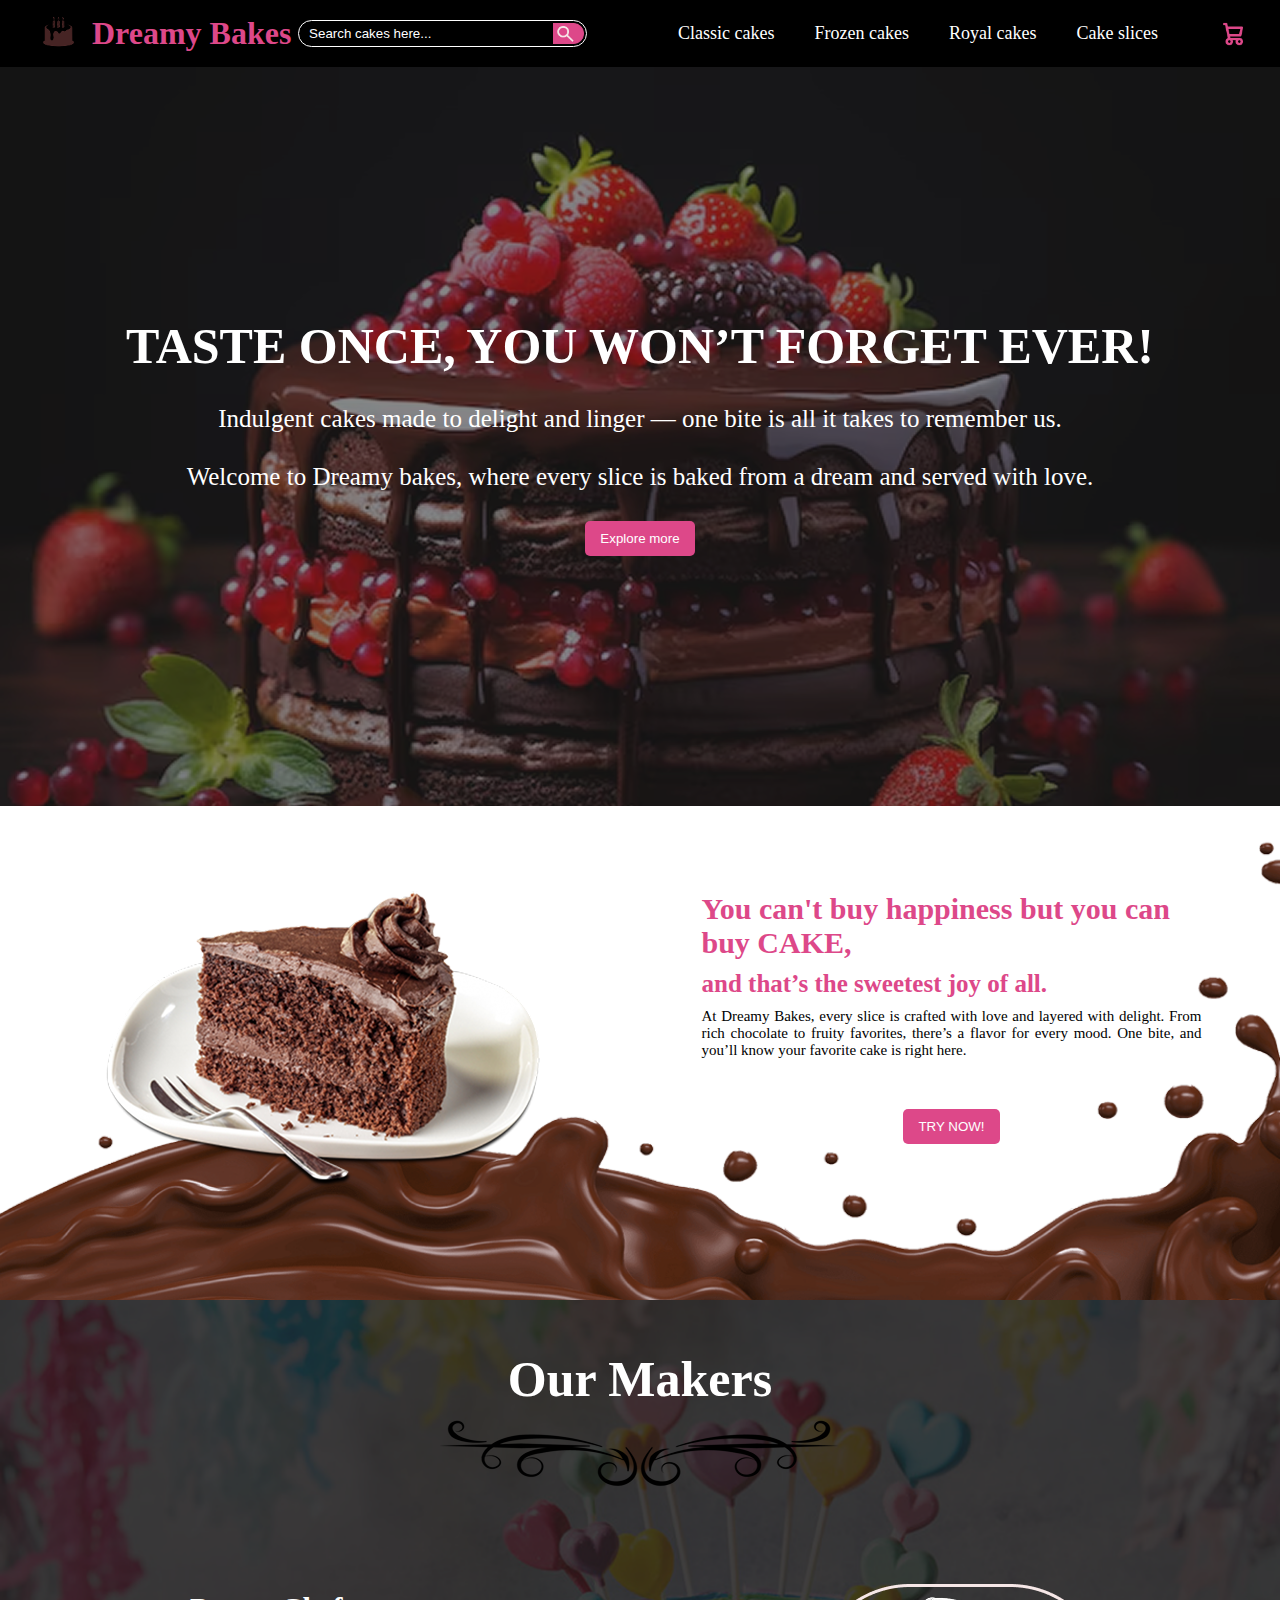
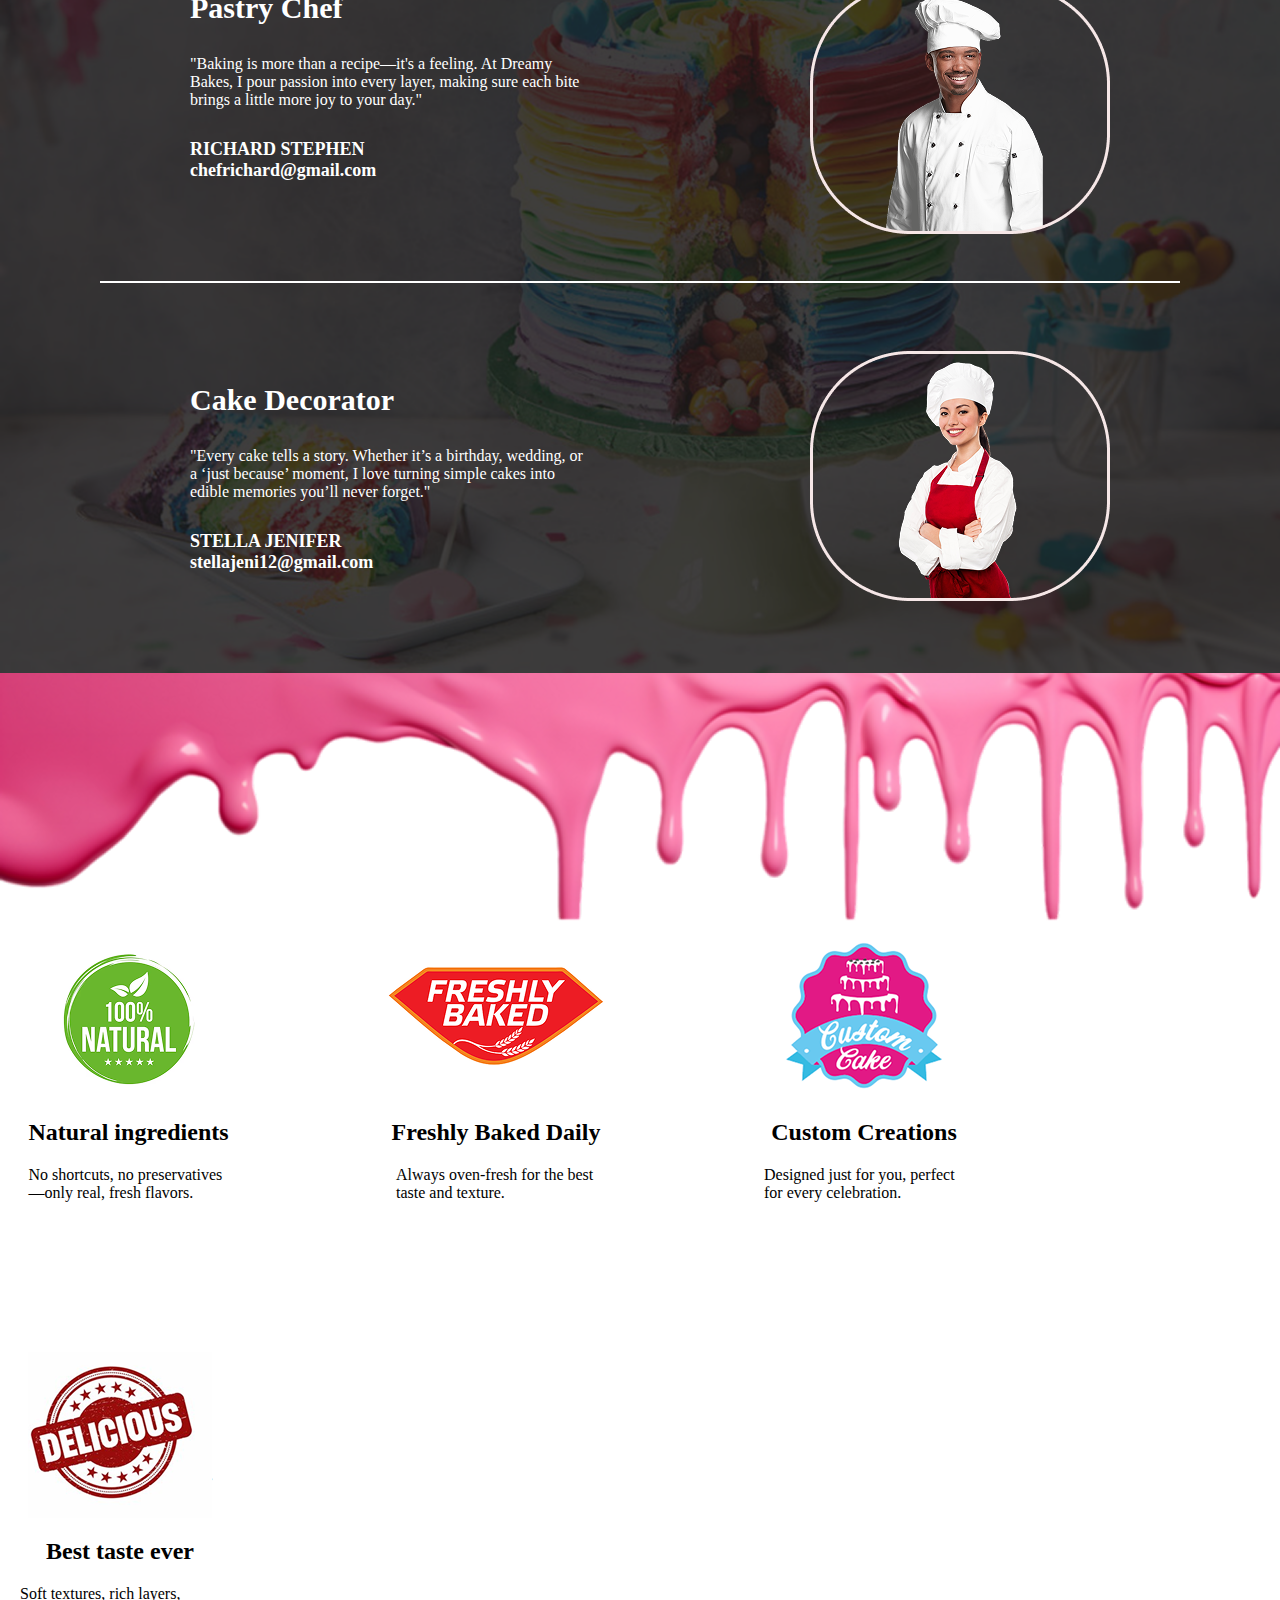
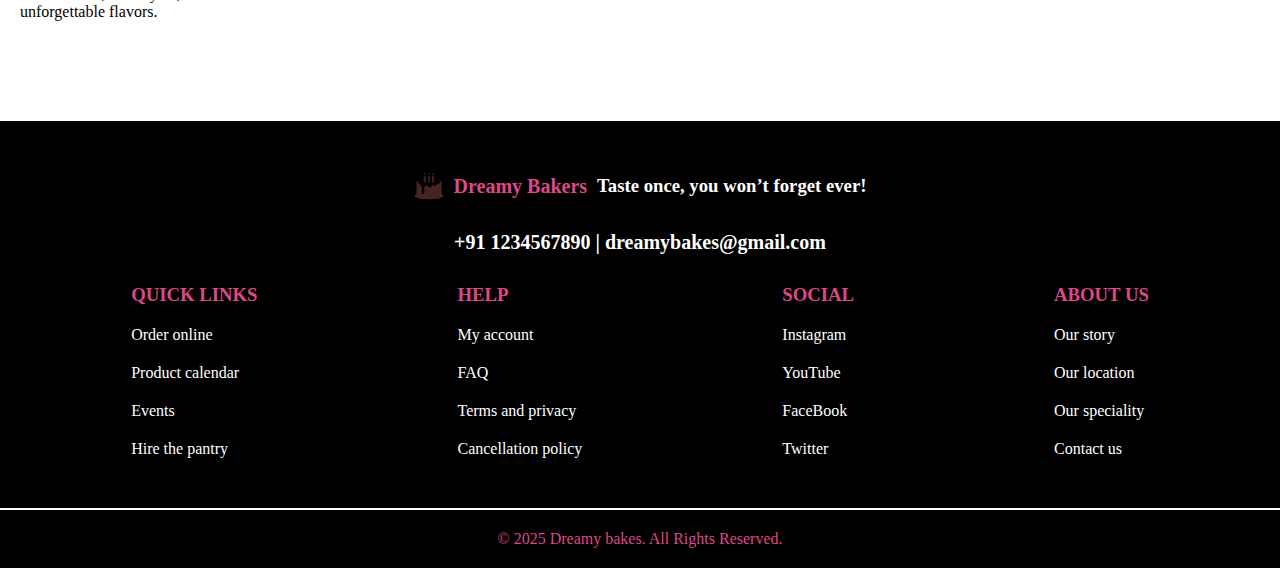
<file: index.html>
<!DOCTYPE html>
<html lang="en">
<head>
    <meta charset="UTF-8">
    <meta name="viewport" content="width=device-width, initial-scale=1.0">
    <title>Document</title>
    <link rel="stylesheet" href="index.css">
</head>
<body>
    <nav>
        <div class="container">
            <div class="logo">
            <a href="index.html"><img src="logo.png" alt=""></a>
            <a href="index.html"><h1>Dreamy Bakes</h1></a>
            </div>
            <div class="otherelements">
                <div class="search">
                    <input class="inputtag" type="search" placeholder="Search cakes here...">
                    <img src="searchicon.png" alt="">
                </div>
                <div class="cakes">
                    <a href="page2.html"><p>Classic cakes</p></a>
                    <a href="page3.html"><p>Frozen cakes</p></a>
                    <a href="page4.html"><p>Royal cakes</p></a>
                    <a href="page5.html"><p>Cake slices</p></a>
                </div>
                <img src="cartlogo.png" alt="">
            </div>
        </div>
    </nav>
    <main>
        <section class="firstpage"> 
            <h1>TASTE ONCE, YOU WON’T FORGET EVER!</h1>
            <p>Indulgent cakes made to delight and linger — one bite is all it takes to remember us.</p>
            <p>Welcome to Dreamy bakes, where every slice is baked from a dream and served with love.</p>
            <a href="page2.html"><button>Explore more</button></a>
        </section>
        <section class="secondpage">
            <div class="leftimg">
                <img src="page2img.png" alt="">
            </div>
            <div class="rightside">
                <div class="rightpara">
                <h1>You can't buy happiness but you can buy CAKE,</h1>
                <h2>and that’s the sweetest joy of all.</h2>
                <p>At Dreamy Bakes, every slice is crafted with love and layered with delight. From rich chocolate to fruity favorites, there’s a flavor for every mood. One bite, and you’ll know your favorite cake is right here.</p>
            </div>
                <div class="button">
                    <a href="page5.html"><button>TRY NOW!</button></a>
                </div>
            </div>      
        </section>
        <section class="thirdpage">
            <div class="heading">
                <h1>Our Makers</h1>
                <img src="underline.png" alt="">
            </div>
            <div class="makerone">
                <div class="about">
                    <h1>Pastry Chef</h1>
                    <p>"Baking is more than a recipe—it's a feeling. At Dreamy Bakes, I pour passion into every layer, making sure each bite brings a little more joy to your day."</p>
                    <div class="name">
                        <h2>RICHARD STEPHEN</h2>
                        <h2>chefrichard@gmail.com</h2>
                    </div>
                </div>
                <div class="man">
                    <img src="richard.png" alt="">
                </div>
            </div>
            <div class="makertwo">
                <div class="about2">
                    <h1>Cake Decorator</h1>
                    <p>"Every cake tells a story. Whether it’s a birthday, wedding, or a ‘just because’ moment, I love turning simple cakes into edible memories you’ll never forget."</p>
                    <div class="name2">
                        <h2>STELLA JENIFER</h2>
                        <h2>stellajeni12@gmail.com</h2>
                    </div>
                </div>
                <div class="woman">
                    <img src="stella.png" alt="">
                </div>
            </div>
        </section>
        <section class="fourthpage">
            <div class="strawberrydrip">
                <img src="strawberrydrip.png" alt="">
            </div>
            <div class="cards">
                <div class="card">
                    <img src="card01.png" alt="">
                    <h2>Natural ingredients</h2>
                    <p>No shortcuts, no preservatives—only real, fresh flavors.</p>
                </div>
                <div class="card">
                    <img src="card02.png" alt="">
                    <h2>Freshly Baked Daily</h2>
                    <p>Always oven-fresh for the best taste and texture.</p>
                </div>
                <div class="card">
                    <img src="card03.png" alt="">
                    <h2>Custom Creations</h2>
                    <p>Designed just for you, perfect for every celebration.</p>
                </div>
                <div class="card">
                    <img src="card04.png" alt="">
                    <h2>Best taste ever</h2>
                    <p>Soft textures, rich layers, unforgettable flavors.</p>
                </div>
            </div>
        </section>
        <footer>
                <div class="lineone">
                    <img src="logo.png" alt="">
                    <h2>Dreamy Bakers</h2>
                    <h3>Taste once, you won’t forget ever!</h3>
                </div>
                <h2>+91 1234567890 | dreamybakes@gmail.com</h2>
                <div class="footercontents">
                    <div class="foot">
                        <h3>QUICK LINKS</h3>
                        <p>Order online</p>
                        <p>Product calendar</p>
                        <p>Events</p>
                        <p>Hire the  pantry</p>
                    </div>
                    <div class="foot">
                        <h3>HELP</h3>
                        <p>My account</p>
                        <p>FAQ</p>
                        <p>Terms and privacy</p>
                        <p>Cancellation policy</p>
                    </div>
                    <div class="foot">
                        <h3>SOCIAL</h3>
                        <p>Instagram</p>
                        <p>YouTube</p>
                        <p>FaceBook</p>
                        <p>Twitter</p>
                    </div>
                    <div class="foot">
                        <h3>ABOUT US</h3>
                        <p>Our story</p>
                        <p>Our location</p>
                        <p>Our speciality</p>
                        <p>Contact us</p>
                    </div>
                </div>
        </footer>
        <div class="lastline">
            <p>© 2025 Dreamy bakes. All Rights Reserved.</p>
        </div>
    </main>
</body>
</html>
</file>
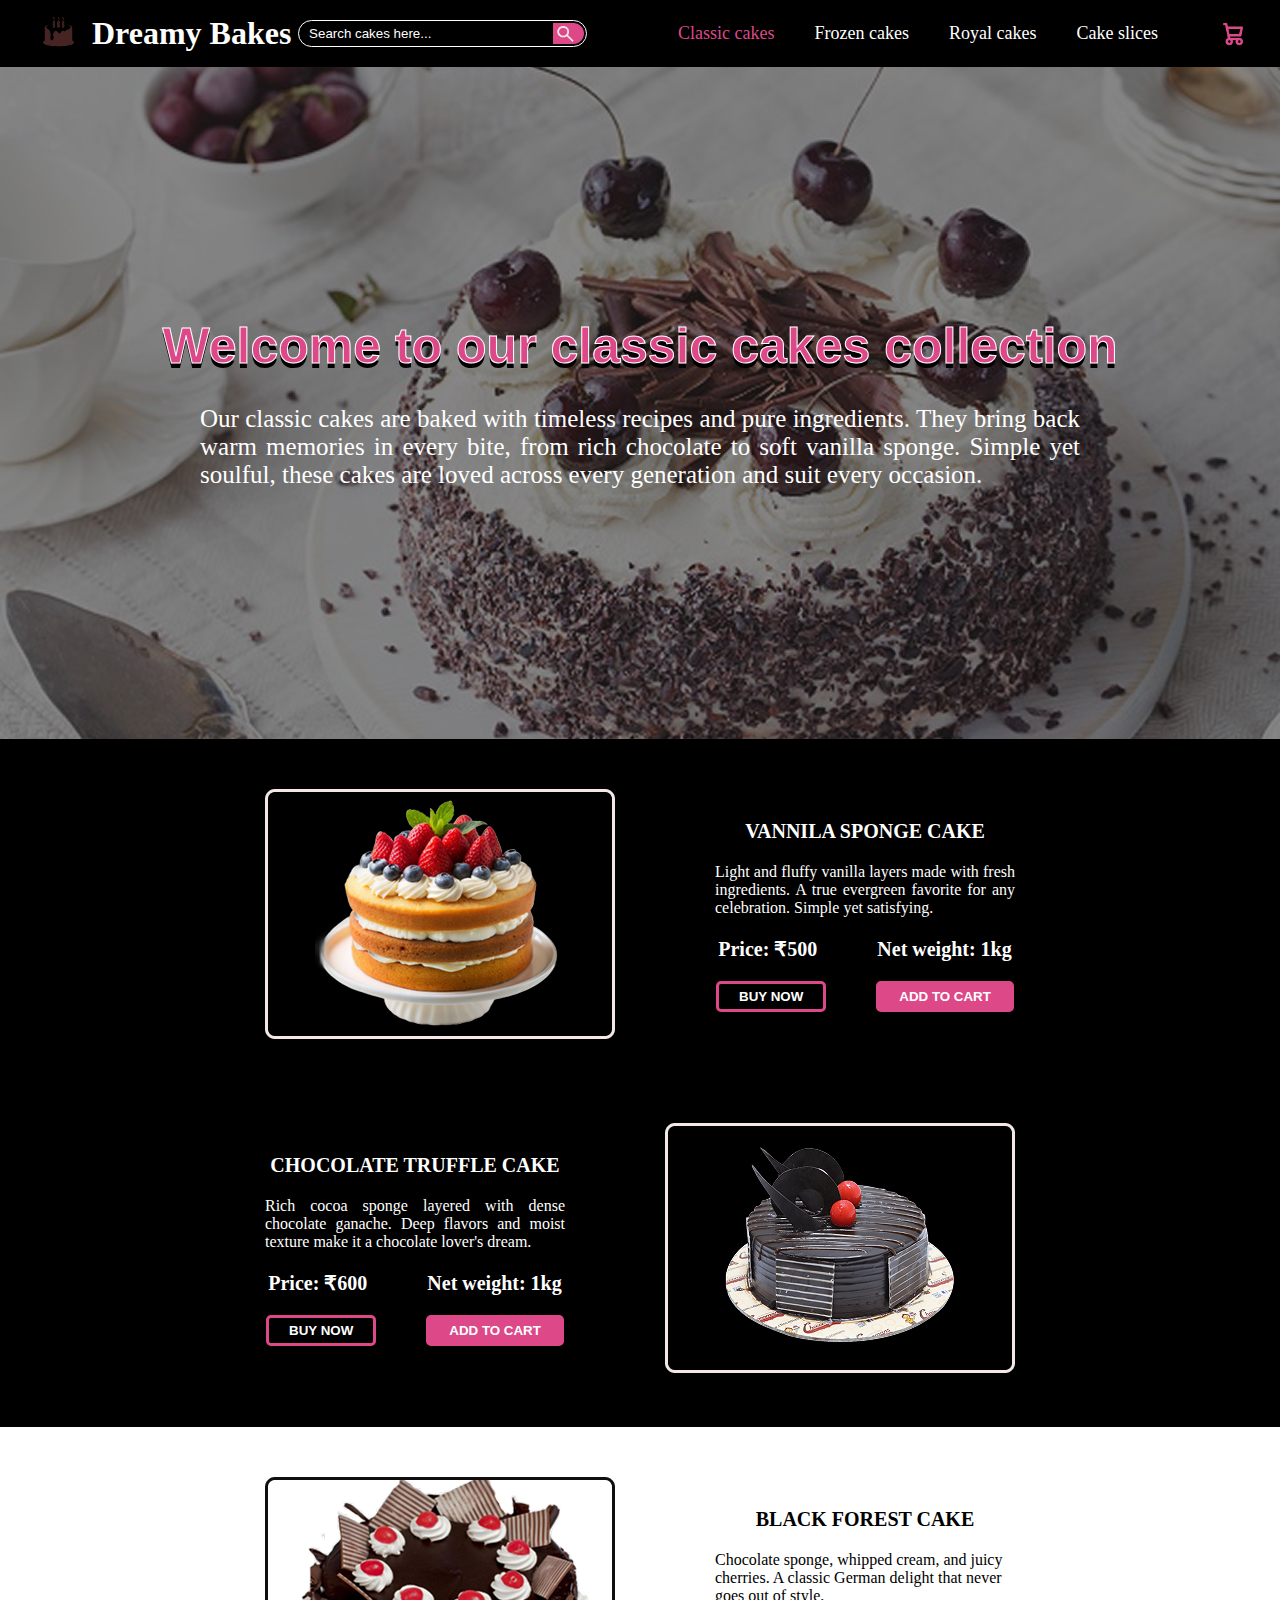
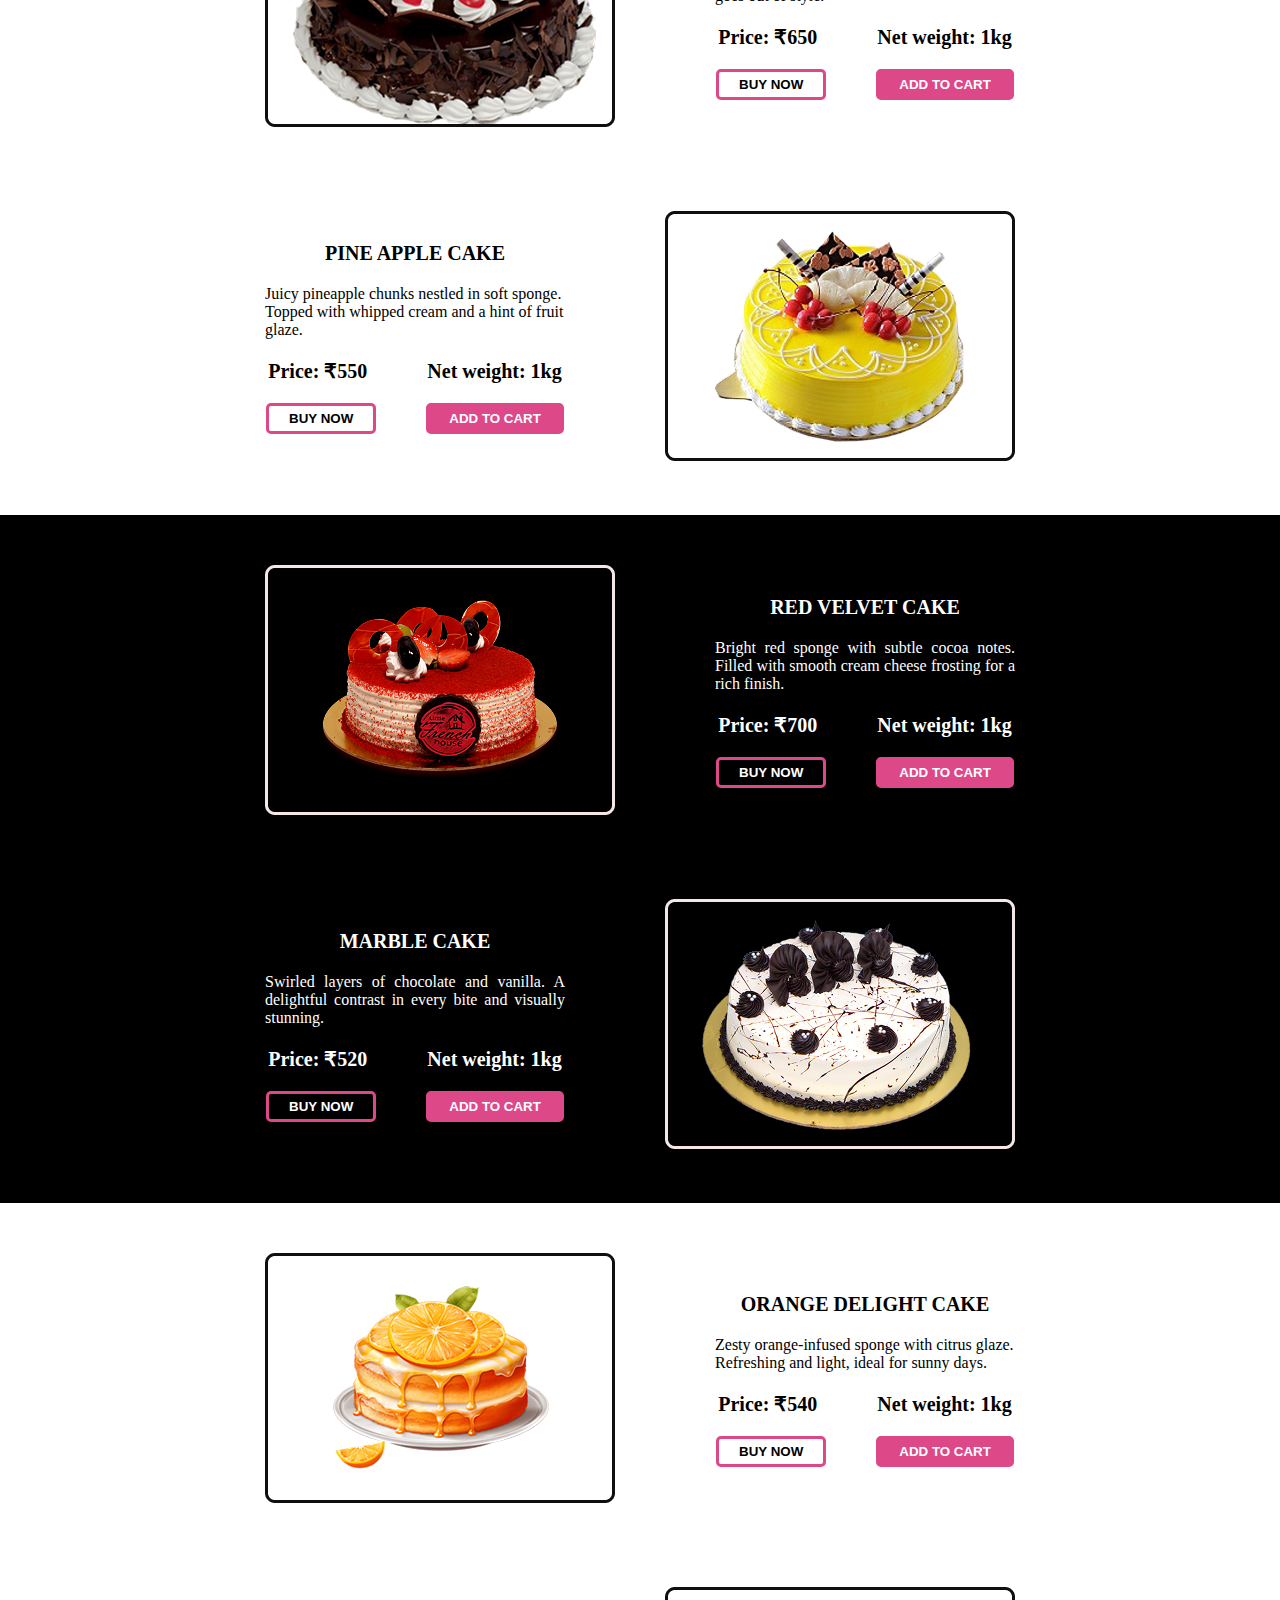
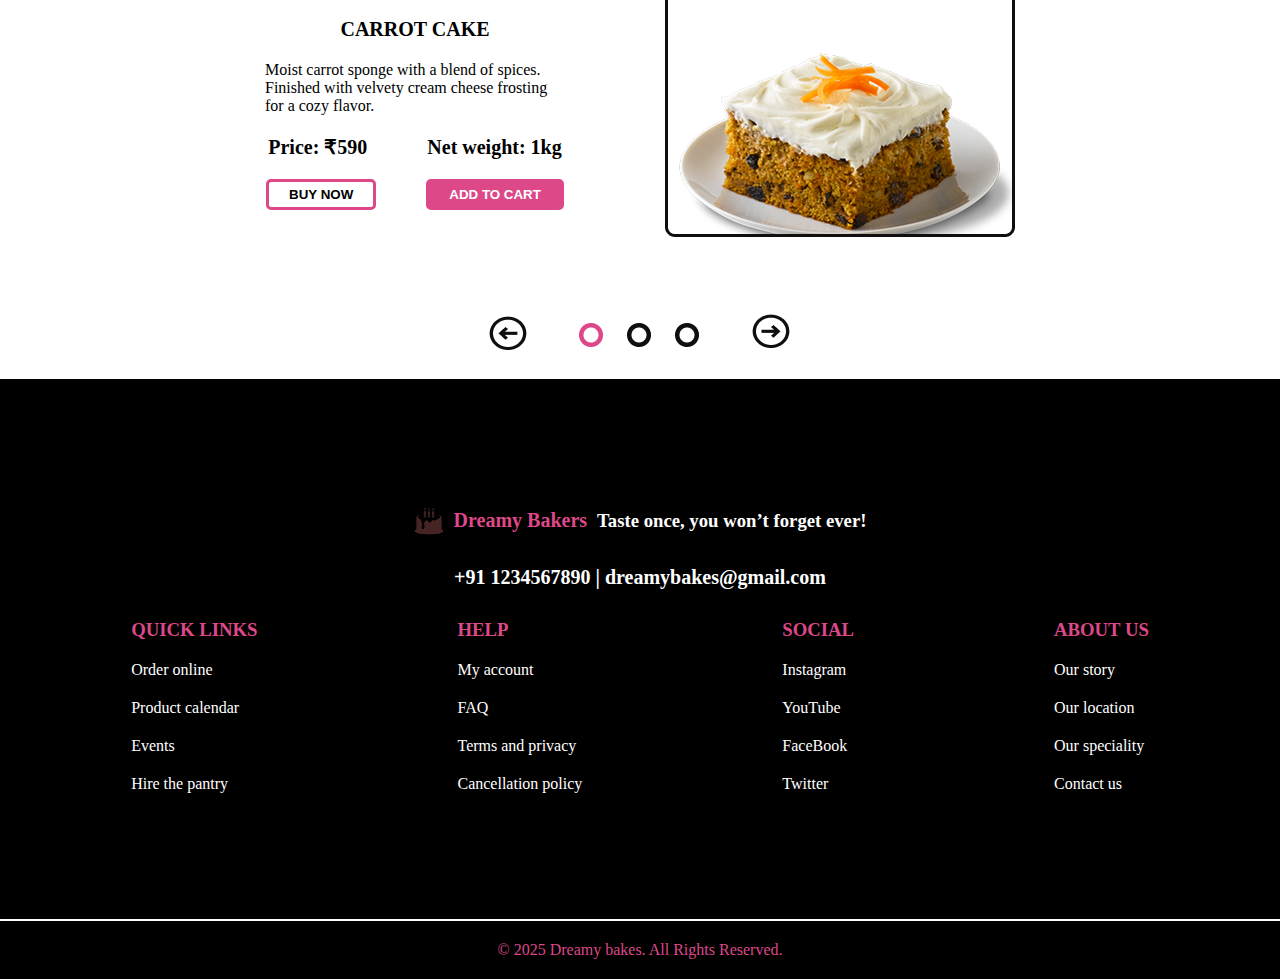
<file: page2.html>
<!DOCTYPE html>
<html lang="en">
<head>
    <meta charset="UTF-8">
    <meta name="viewport" content="width=device-width, initial-scale=1.0">
    <title>Document</title>
    <link rel="stylesheet" href="page2.css">
</head>
<body>
    <nav>
        <div class="container">
            <div class="logo">
                <a href="index.html"><img src="logo.png" alt=""></a>
                <a href="index.html"><h1>Dreamy Bakes</h1></a>
            </div>
            <div class="otherelements">
                <div class="search">
                    <input class="inputtag" type="search" placeholder="Search cakes here...">
                    <img src="searchicon.png" alt="">
                </div>
                <div class="cakes">
                    <a href="page2.html"><p1>Classic cakes</p1></a>
                    <a href="page3.html"><p2>Frozen cakes</p2></a>
                    <a href="page4.html"><p2>Royal cakes</p2></a>
                    <a href="page5.html"><p2>Cake slices</p2></a>
                </div>
                <img src="cartlogo.png" alt="">
            </div>
        </div>
    </nav>
    <main>
        <section class="firstpage"> 
            <h1>Welcome to our classic cakes collection</h1>
            <p>Our classic cakes are baked with timeless recipes and pure ingredients. They bring back warm memories in every bite, from rich chocolate to soft vanilla sponge. Simple yet soulful, these cakes are loved across every generation and suit every occasion.</p>
        </section>
        <section class="secondpage">
            <div class="black1">
                <div class="main">
                    <div class="left">
                        <img src="cake1.png" alt="">
                    </div>
                    <div class="right">
                        <h1>VANNILA SPONGE CAKE</h1>
                        <p>Light and fluffy vanilla layers made with fresh ingredients. A true evergreen favorite for any celebration. Simple yet satisfying.</p>
                        <div class="pricekg">
                            <h2>Price: ₹500</h2>
                            <h2>Net weight: 1kg</h2>
                        </div>
                        <div class="buttons">
                            <button class="button1">BUY NOW</button>
                            <button class="button2">ADD TO CART</button>
                        </div>
                    </div>
                </div>
                <div class="main">
                    <div class="right">
                        <h1>CHOCOLATE TRUFFLE CAKE</h1>
                        <p>Rich cocoa sponge layered with dense chocolate ganache. Deep flavors and moist texture make it a chocolate lover's dream.</p>                        
                        <div class="pricekg">
                            <h2>Price: ₹600</h2>
                            <h2>Net weight: 1kg</h2>
                        </div>
                        <div class="buttons">
                            <button class="button1">BUY NOW</button>
                            <button class="button2">ADD TO CART</button>
                        </div>
                    </div>
                    <div class="left">
                        <img src="cake2.png" alt="">
                    </div>
                </div>
            </div>
        </section>
        <section class="thirdpage">
            <div class="black1">
                <div class="main">
                    <div class="left">
                        <img src="cake3.png" alt="">
                    </div>
                    <div class="rightw">
                        <h1>BLACK FOREST CAKE</h1>
                        <p>Chocolate sponge, whipped cream, and juicy cherries. A classic German delight that never goes out of style.</p>
                        <div class="pricekg">
                            <h2>Price: ₹650</h2>
                            <h2>Net weight: 1kg</h2>
                        </div>
                        <div class="buttons">
                            <button class="button1w">BUY NOW</button>
                            <button class="button2">ADD TO CART</button>
                        </div>
                    </div>
                </div>
                <div class="main">
                    <div class="rightw">
                        <h1>PINE APPLE CAKE</h1>
                        <p>Juicy pineapple chunks nestled in soft sponge. Topped with whipped cream and a hint of fruit glaze.</p>
                        <div class="pricekg">
                            <h2>Price: ₹550</h2>
                            <h2>Net weight: 1kg</h2>
                        </div>
                        <div class="buttons">
                            <button class="button1w">BUY NOW</button>
                            <button class="button2">ADD TO CART</button>
                        </div>
                    </div>
                    <div class="left">
                        <img src="cake4.png" alt="">
                    </div>
                </div>
            </div>
        </section>
        <section class="secondpage">
            <div class="black1">
                <div class="main">
                    <div class="left">
                        <img src="cake5.png" alt="">
                    </div>
                    <div class="right">
                        <h1>RED VELVET CAKE</h1>
                        <p>Bright red sponge with subtle cocoa notes. Filled with smooth cream cheese frosting for a rich finish.</p>
                        <div class="pricekg">
                            <h2>Price: ₹700</h2>
                            <h2>Net weight: 1kg</h2>
                        </div>
                        <div class="buttons">
                            <button class="button1">BUY NOW</button>
                            <button class="button2">ADD TO CART</button>
                        </div>
                    </div>
                </div>
                <div class="main">
                    <div class="right">
                        <h1>MARBLE CAKE</h1>
                        <p>Swirled layers of chocolate and vanilla. A delightful contrast in every bite and visually stunning.</p>
                        <div class="pricekg">
                            <h2>Price: ₹520</h2>
                            <h2>Net weight: 1kg</h2>
                        </div>
                        <div class="buttons">
                            <button class="button1">BUY NOW</button>
                            <button class="button2">ADD TO CART</button>
                        </div>
                    </div>
                    <div class="left">
                        <img src="cake6.png" alt="">
                    </div>
                </div>
            </div>
        </section>
        <section class="thirdpage">
            <div class="black1">
                <div class="main">
                    <div class="left">
                        <img src="cake7.png" alt="">
                    </div>
                    <div class="rightw">
                        <h1>ORANGE DELIGHT CAKE</h1>
                        <p>Zesty orange-infused sponge with citrus glaze. Refreshing and light, ideal for sunny days.</p>
                        <div class="pricekg">
                            <h2>Price: ₹540</h2>
                            <h2>Net weight: 1kg</h2>
                        </div>
                        <div class="buttons">
                            <button class="button1w">BUY NOW</button>
                            <button class="button2">ADD TO CART</button>
                        </div>
                    </div>
                </div>
                <div class="main">
                    <div class="rightw">
                        <h1>CARROT CAKE</h1>
                        <p>Moist carrot sponge with a blend of spices. Finished with velvety cream cheese frosting for a cozy flavor.</p>
                        <div class="pricekg">
                            <h2>Price: ₹590</h2>
                            <h2>Net weight: 1kg</h2>
                        </div>
                        <div class="buttons">
                            <button class="button1w">BUY NOW</button>
                            <button class="button2">ADD TO CART</button>
                        </div>
                    </div>
                    <div class="left">
                        <img src="cake8.png" alt="">
                    </div>
                </div>
            </div>
        </section>
        <section class="dots">
            <a href="index.html"><img src="arrowleft.png" alt=""></a>
            <img src="dots1.png" alt="">
            <a href="page3.html"><img src="arrowright.png" alt=""></a>
        </section>
        <footer>
                <div class="lineone">
                    <img src="logo.png" alt="">
                    <h2>Dreamy Bakers</h2>
                    <h3>Taste once, you won’t forget ever!</h3>
                </div>
                <h2>+91 1234567890 | dreamybakes@gmail.com</h2>
                <div class="footercontents">
                    <div class="foot">
                        <h3>QUICK LINKS</h3>
                        <p>Order online</p>
                        <p>Product calendar</p>
                        <p>Events</p>
                        <p>Hire the  pantry</p>
                    </div>
                    <div class="foot">
                        <h3>HELP</h3>
                        <p>My account</p>
                        <p>FAQ</p>
                        <p>Terms and privacy</p>
                        <p>Cancellation policy</p>
                    </div>
                    <div class="foot">
                        <h3>SOCIAL</h3>
                        <p>Instagram</p>
                        <p>YouTube</p>
                        <p>FaceBook</p>
                        <p>Twitter</p>
                    </div>
                    <div class="foot">
                        <h3>ABOUT US</h3>
                        <p>Our story</p>
                        <p>Our location</p>
                        <p>Our speciality</p>
                        <p>Contact us</p>
                    </div>
                </div>
        </footer>
        <div class="lastline">
            <p>© 2025 Dreamy bakes. All Rights Reserved.</p>
        </div>
    </main>
</body>
</html>
</file>
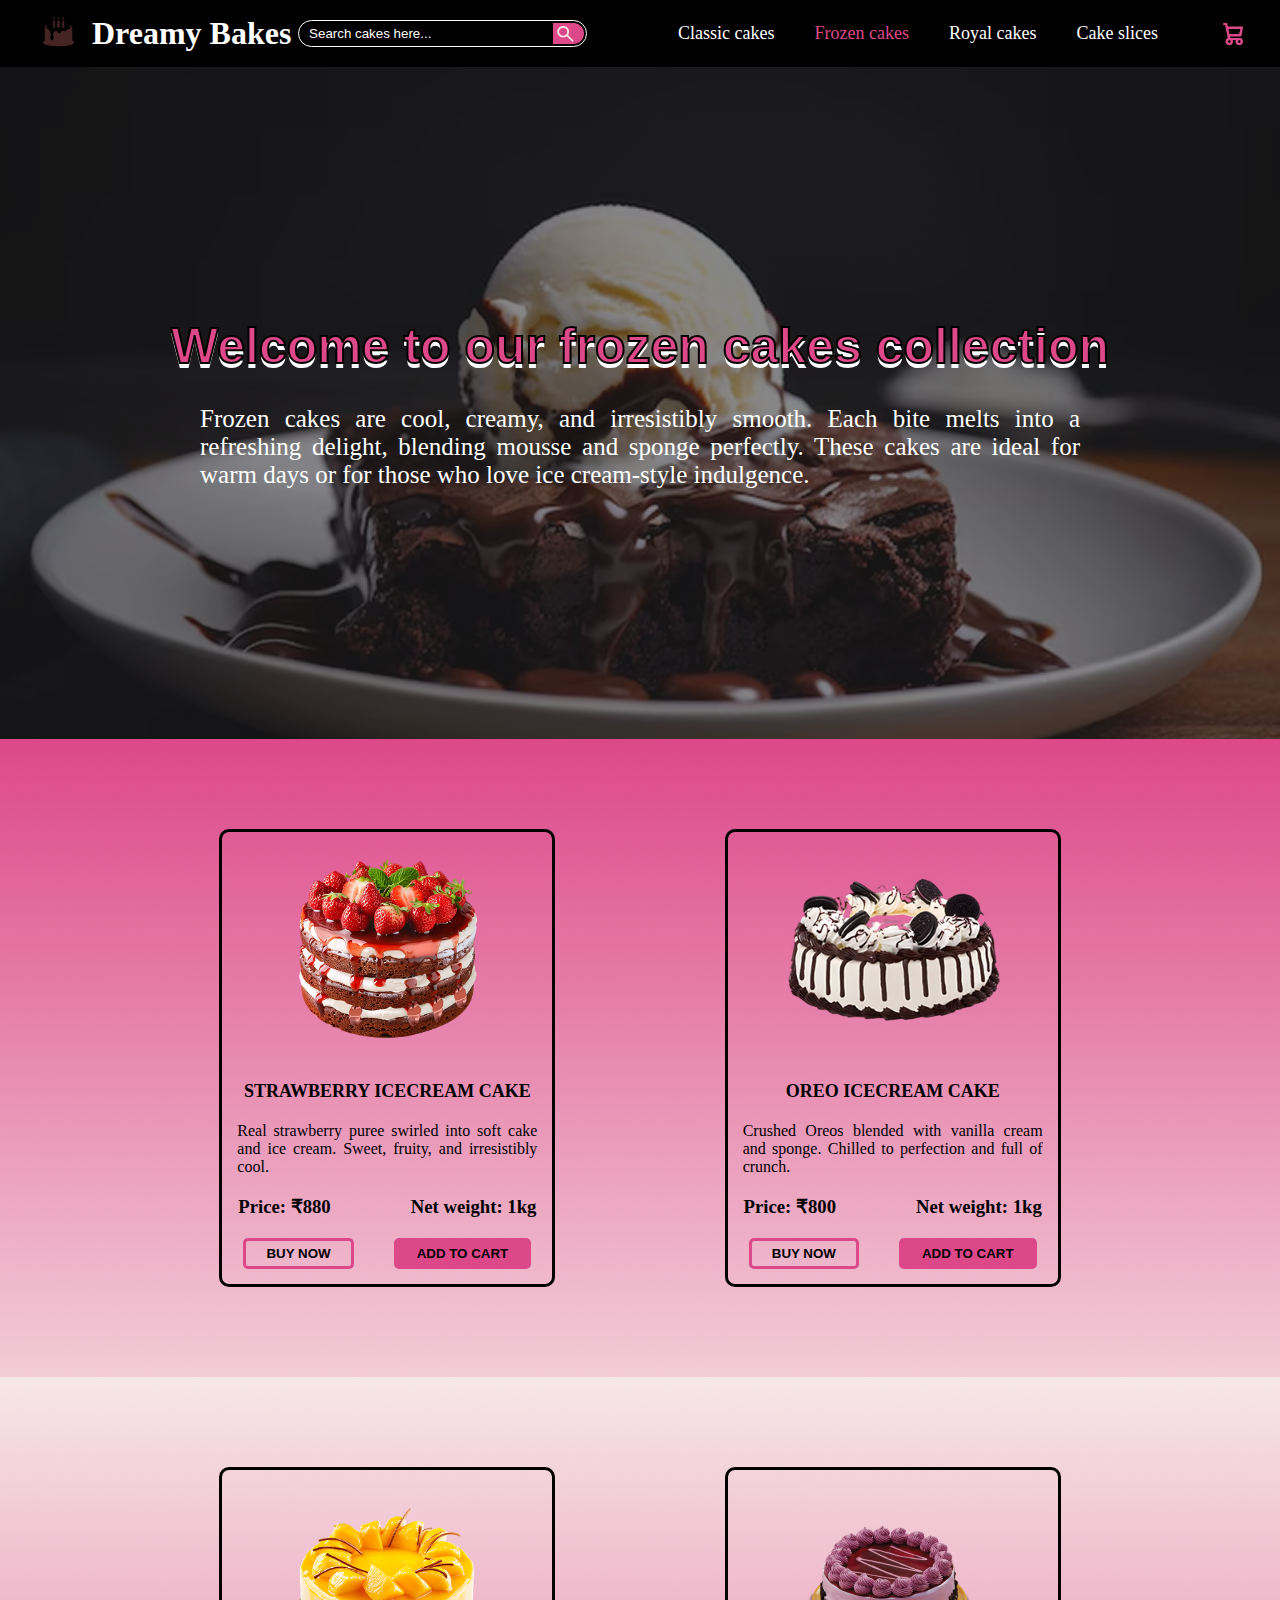
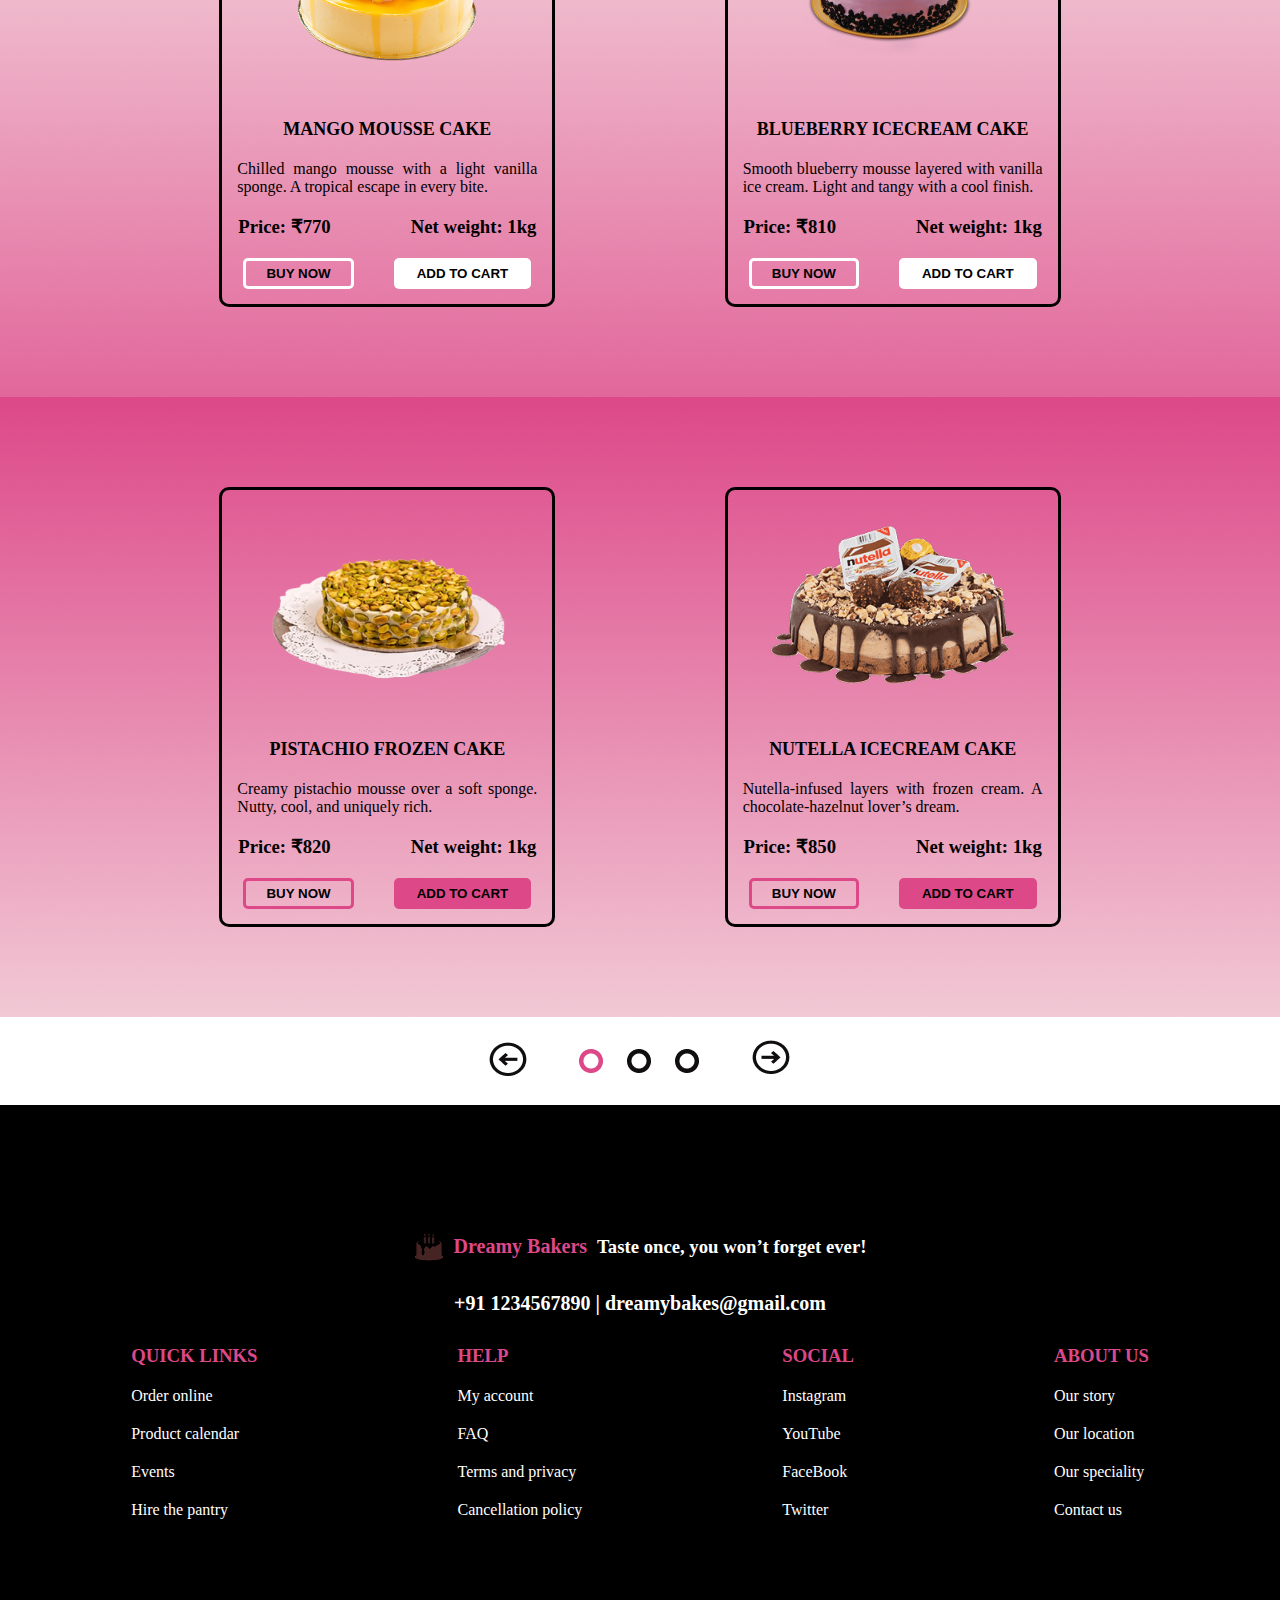
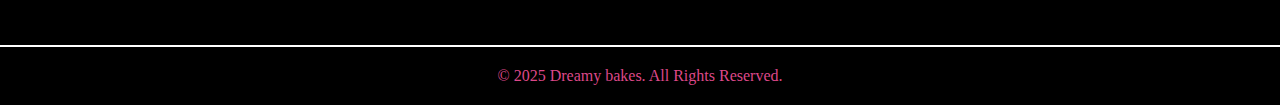
<file: page3.html>
<!DOCTYPE html>
<html lang="en">
<head>
    <meta charset="UTF-8">
    <meta name="viewport" content="width=device-width, initial-scale=1.0">
    <title>Document</title>
    <link rel="stylesheet" href="page3.css">
</head>
<body>
    <nav>
        <div class="container">
            <div class="logo">
            <a href="index.html"><img src="logo.png" alt=""></a>
            <a href="index.html"><h1>Dreamy Bakes</h1></a>
            </div>
            <div class="otherelements">
                <div class="search">
                    <input class="inputtag" type="search" placeholder="Search cakes here...">
                    <img src="searchicon.png" alt="">
                </div>
                <div class="cakes">
                    <a href="page2.html"><p2>Classic cakes</p2></a>
                    <a href="page3.html"><p1>Frozen cakes</p1></a>
                    <a href="page4.html"><p2>Royal cakes</p2></a>
                    <a href="page5.html"><p2>Cake slices</p2></a>
                </div>
                <img src="cartlogo.png" alt="">
            </div>
        </div>
    </nav>
    <main>
         <section class="firstpage"> 
            <h1>Welcome to our frozen cakes collection</h1>
            <p>Frozen cakes are cool, creamy, and irresistibly smooth. Each bite melts into a refreshing delight, blending mousse and sponge perfectly. These cakes are ideal for warm days or for those who love ice cream-style indulgence.</p>
        </section>
        <section class="secondpage">
            <div class="black1">
                <div class="main">
                    <div class="left">
                        <img src="cake1.1.png" alt="">
                    </div>
                    <div class="right">
                        <h1>STRAWBERRY ICECREAM CAKE</h1>
                        <p>Real strawberry puree swirled into soft cake and ice cream. Sweet, fruity, and irresistibly cool.</p>
                        <div class="pricekg">
                            <h3>Price: ₹880</h3>
                            <h3>Net weight: 1kg</h3>
                        </div>
                        <div class="buttons">
                            <button class="button1">BUY NOW</button>
                            <button class="button2">ADD TO CART</button>
                        </div>
                    </div>
                </div>
                <div class="main">
                    <div class="left">
                        <img src="cake1.2.png" alt="">
                    </div>
                    <div class="right">
                        <h1>OREO ICECREAM CAKE</h1>
                        <p>Crushed Oreos blended with vanilla cream and sponge. Chilled to perfection and full of crunch.</p>
                        <div class="pricekg">
                            <h3>Price: ₹800</h3>
                            <h3>Net weight: 1kg</h3>
                        </div>
                        <div class="buttons">
                            <button class=" button1">BUY NOW</button>
                            <button class="button2">ADD TO CART</button>
                        </div>
                    </div>
                </div>
            </div>
        </section>
        <section class="secondpage">
            <div class="black2">
                <div class="main">
                    <div class="left">
                        <img src="cake1.3.png" alt="">
                    </div>
                    <div class="right">
                        <h1>MANGO MOUSSE CAKE</h1>
                        <p>Chilled mango mousse with a light vanilla sponge. A tropical escape in every bite.</p>
                        <div class="pricekg">
                            <h3>Price: ₹770</h3>
                            <h3>Net weight: 1kg</h3>
                        </div>
                        <div class="buttons">
                            <button class="button3">BUY NOW</button>
                            <button class="button4">ADD TO CART</button>
                        </div>
                    </div>
                </div>
                <div class="main">
                    <div class="left">
                        <img src="cake1.4.png" alt="">
                    </div>
                    <div class="right">
                        <h1>BLUEBERRY ICECREAM CAKE </h1>
                        <p>Smooth blueberry mousse layered with vanilla ice cream. Light and tangy with a cool finish.</p>
                        <div class="pricekg">
                            <h3>Price: ₹810</h3>
                            <h3>Net weight: 1kg</h3>
                        </div>
                        <div class="buttons">
                            <button class=" button3">BUY NOW</button>
                            <button class="button4">ADD TO CART</button>
                        </div>
                    </div>
                </div>
            </div>
        </section><section class="secondpage">
            <div class="black1">
                <div class="main">
                    <div class="left">
                        <img src="cake1.5.png" alt="">
                    </div>
                    <div class="right">
                        <h1>PISTACHIO FROZEN CAKE</h1>
                        <p>Creamy pistachio mousse over a soft sponge. Nutty, cool, and uniquely rich.</p>
                        <div class="pricekg">
                            <h3>Price: ₹820</h3>
                            <h3>Net weight: 1kg</h3>
                        </div>
                        <div class="buttons">
                            <button class="button1">BUY NOW</button>
                            <button class="button2">ADD TO CART</button>
                        </div>
                    </div>
                </div>
                <div class="main">
                    <div class="left">
                        <img src="cake1.6.png" alt="">
                    </div>
                    <div class="right">
                        <h1>NUTELLA ICECREAM CAKE</h1>
                        <p>Nutella-infused layers with frozen cream. A chocolate-hazelnut lover’s dream.</p>
                        <div class="pricekg">
                            <h3>Price: ₹850</h3>
                            <h3>Net weight: 1kg</h3>
                        </div>
                        <div class="buttons">
                            <button class=" button1">BUY NOW</button>
                            <button class="button2">ADD TO CART</button>
                        </div>
                    </div>
                </div>
            </div>
        </section>
        <section class="dots">
            <a href="page2.html"><img src="arrowleft.png" alt=""></a>
            <img src="dots1.png" alt="">
            <a href="page4.html"><img src="arrowright.png" alt=""></a>
        </section>
        <footer>
                <div class="lineone">
                    <img src="logo.png" alt="">
                    <h2>Dreamy Bakers</h2>
                    <h3>Taste once, you won’t forget ever!</h3>
                </div>
                <h2>+91 1234567890 | dreamybakes@gmail.com</h2>
                <div class="footercontents">
                    <div class="foot">
                        <h3>QUICK LINKS</h3>
                        <p>Order online</p>
                        <p>Product calendar</p>
                        <p>Events</p>
                        <p>Hire the  pantry</p>
                    </div>
                    <div class="foot">
                        <h3>HELP</h3>
                        <p>My account</p>
                        <p>FAQ</p>
                        <p>Terms and privacy</p>
                        <p>Cancellation policy</p>
                    </div>
                    <div class="foot">
                        <h3>SOCIAL</h3>
                        <p>Instagram</p>
                        <p>YouTube</p>
                        <p>FaceBook</p>
                        <p>Twitter</p>
                    </div>
                    <div class="foot">
                        <h3>ABOUT US</h3>
                        <p>Our story</p>
                        <p>Our location</p>
                        <p>Our speciality</p>
                        <p>Contact us</p>
                    </div>
                </div>
        </footer>
        <div class="lastline">
            <p>© 2025 Dreamy bakes. All Rights Reserved.</p>
        </div>
    </main>
</body>
</html>
</file>
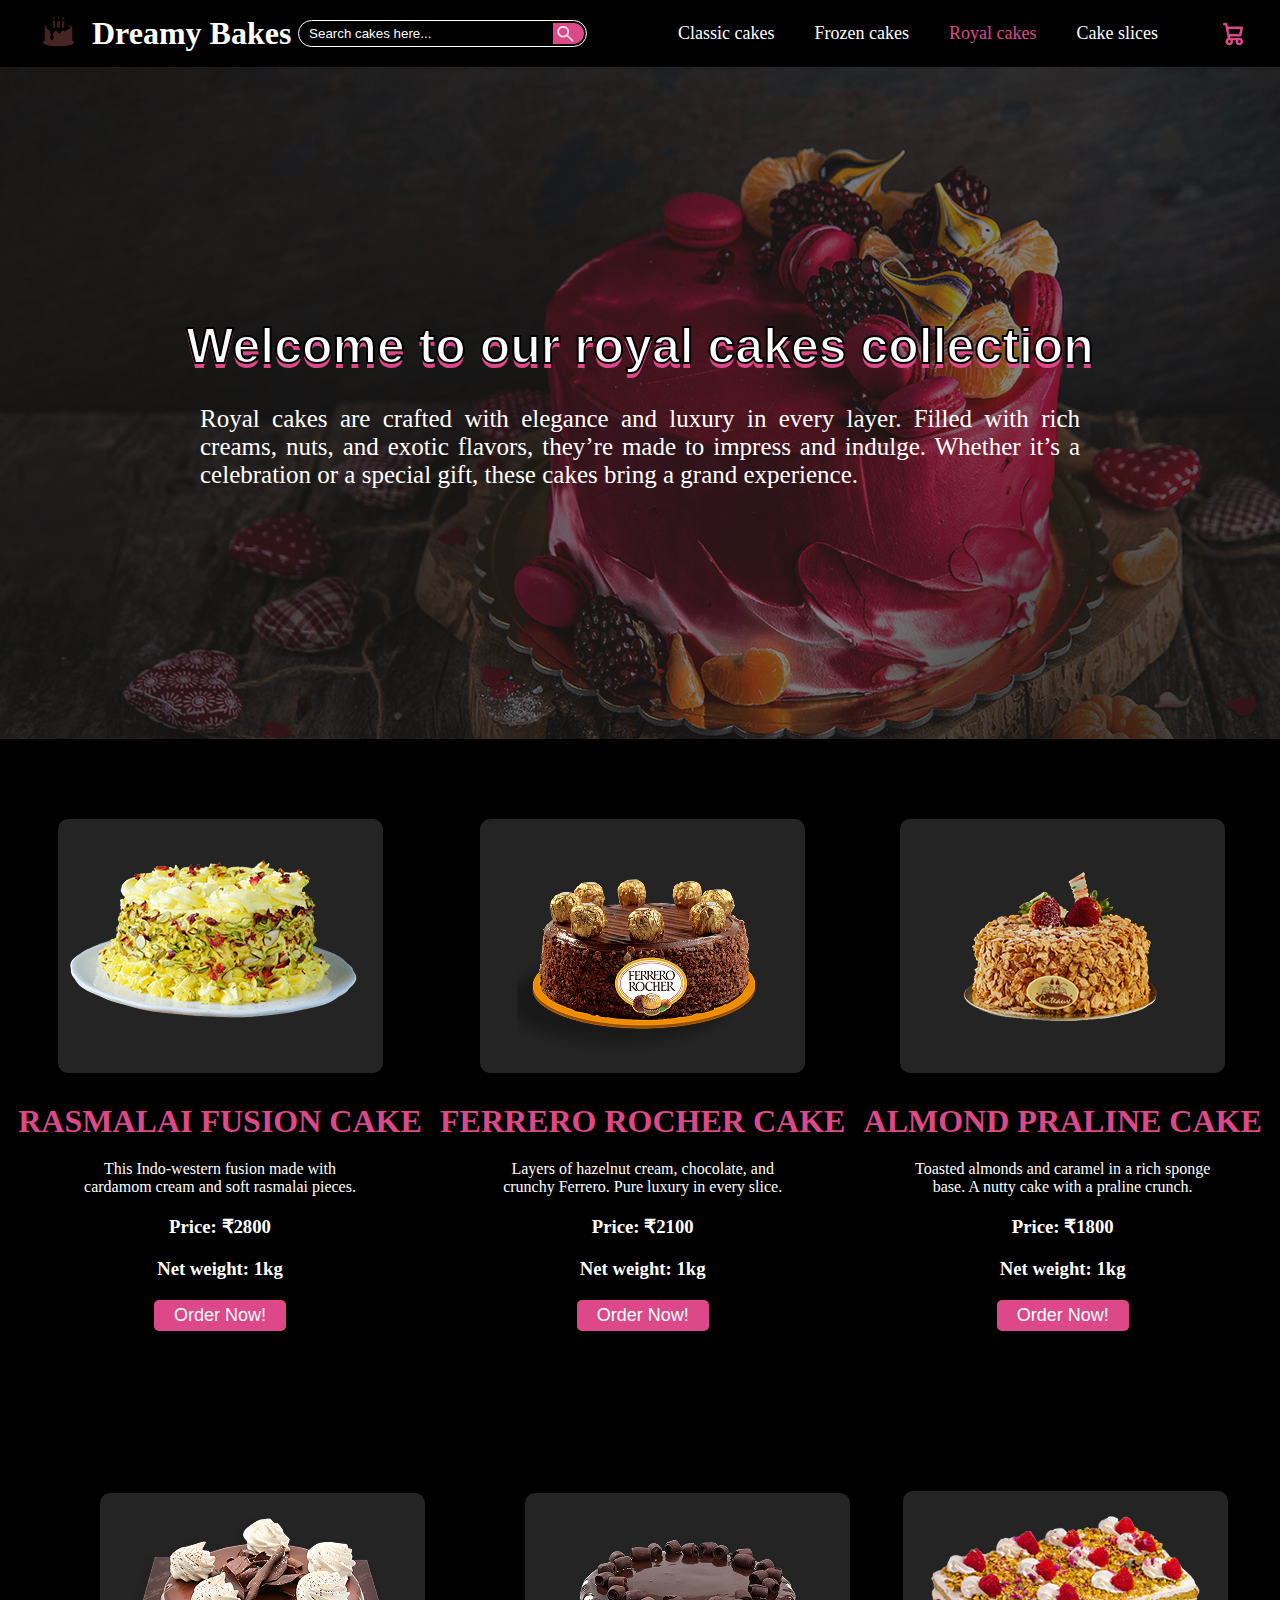
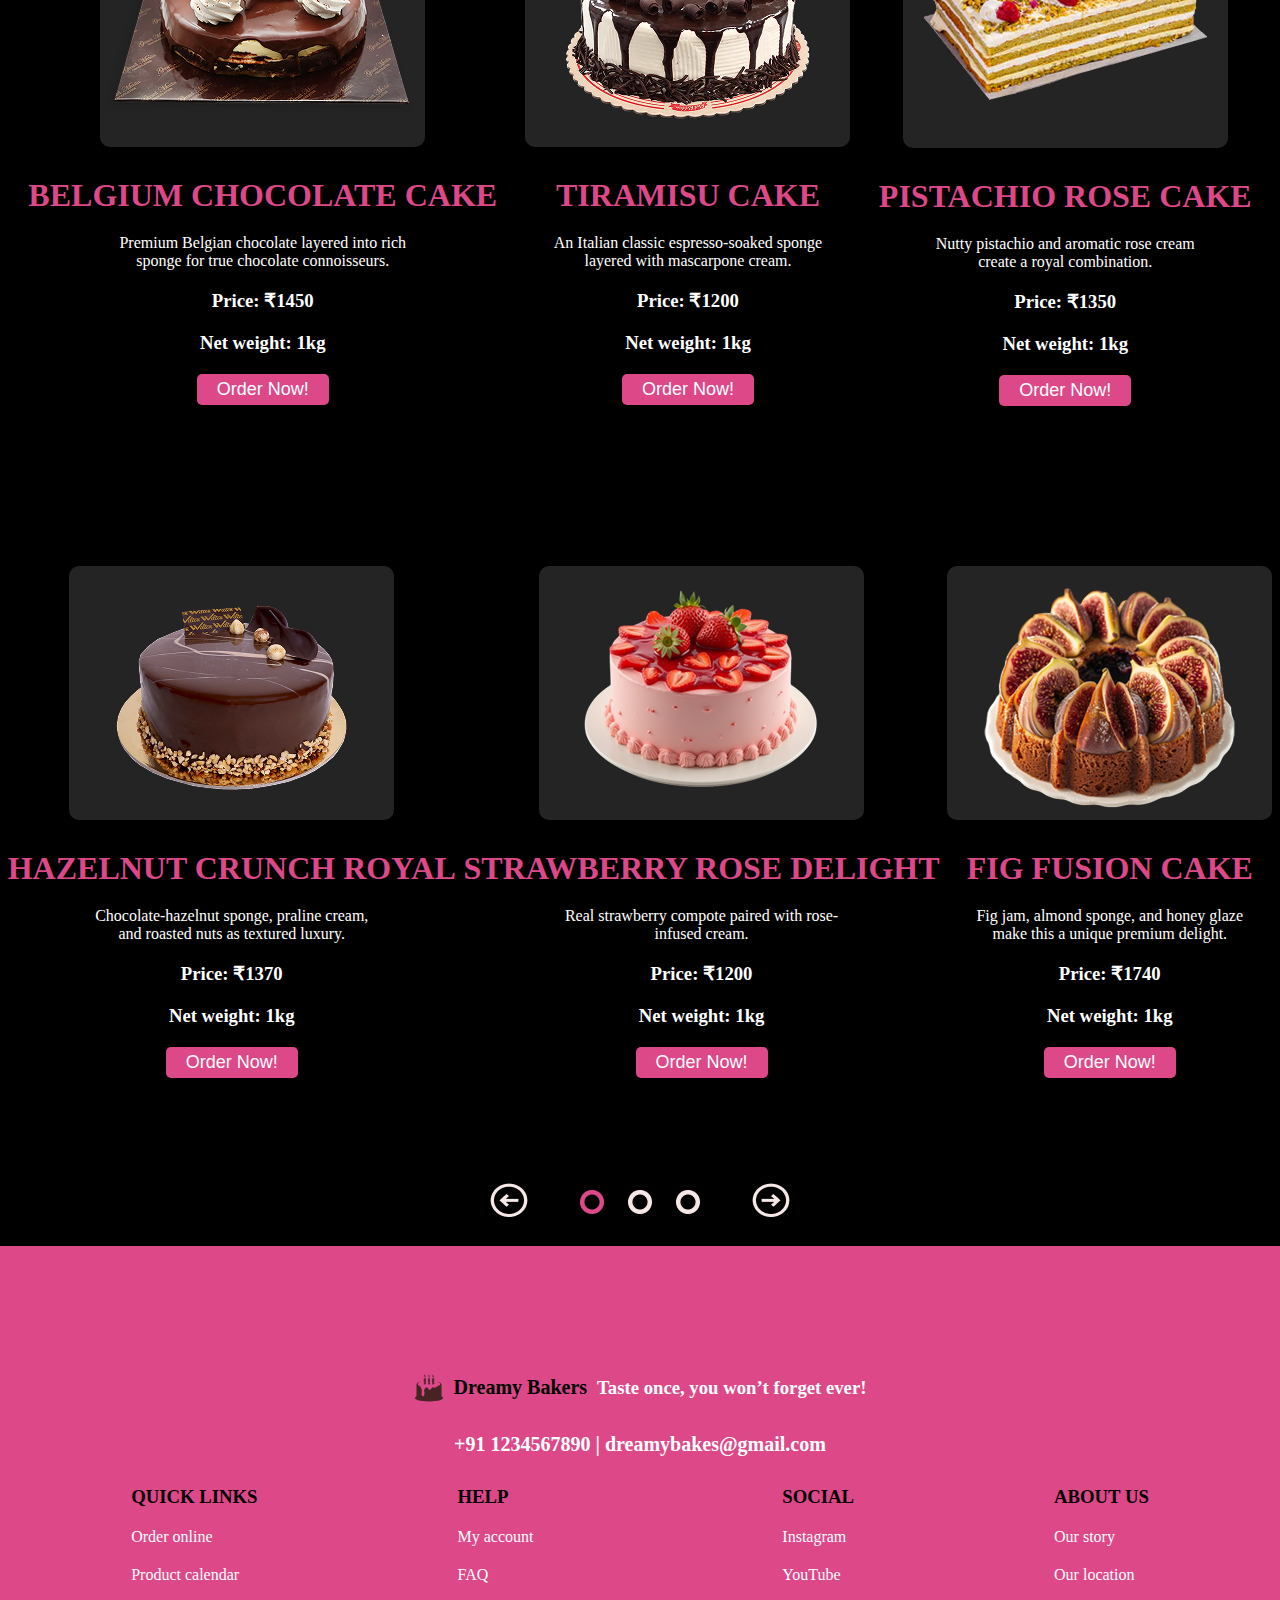
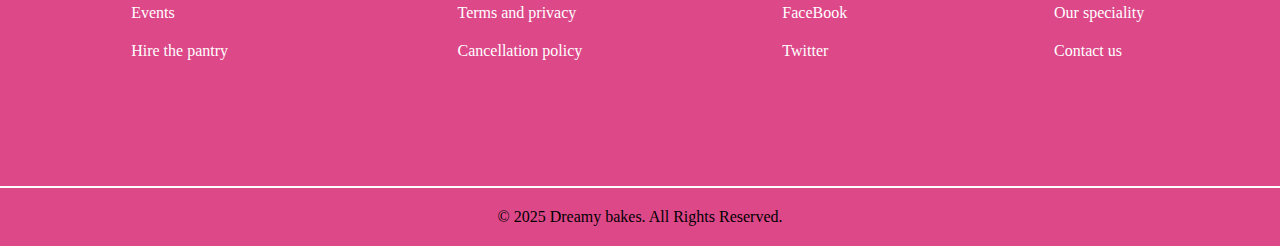
<file: page4.html>
<!DOCTYPE html>
<html lang="en">
<head>
    <meta charset="UTF-8">
    <meta name="viewport" content="width=device-width, initial-scale=1.0">
    <title>Document</title>
    <link rel="stylesheet" href="page4.css">
</head>
<body>
    <nav>
        <div class="container">
            <div class="logo">
            <a href="index.html"><img src="logo.png" alt=""></a>
            <a href="index.html"><h1>Dreamy Bakes</h1></a>
            </div>
            <div class="otherelements">
                <div class="search">
                    <input class="inputtag" type="search" placeholder="Search cakes here...">
                    <img src="searchicon.png" alt="">
                </div>
                <div class="cakes">
                    <a href="page2.html"><p2>Classic cakes</p2></a>
                    <a href="page3.html"><p2>Frozen cakes</p2></a>
                    <a href="page4.html"><p1>Royal cakes</p1></a>
                    <a href="page5.html"><p2>Cake slices</p2></a>
                </div>
                <img src="cartlogo.png" alt="">
            </div>
        </div>
    </nav>
    <main>
         <section class="firstpage"> 
            <h1>Welcome to our royal cakes collection</h1>
            <p>Royal cakes are crafted with elegance and luxury in every layer. Filled with rich creams, nuts, and exotic flavors, they’re made to impress and indulge. Whether it’s a celebration or a special gift, these cakes bring a grand experience.</p>
        </section>
        <section class="secondpage">
            <div class="black1">
                <div class="main">
                    <div class="left">
                        <img src="cake4.1.png" alt="">
                    </div>
                    <div class="right">
                        <h1>RASMALAI FUSION CAKE</h1>
                        <p>This Indo-western fusion made with cardamom cream and soft rasmalai pieces.</p>
                        <div class="pricekg">
                            <h3>Price: ₹2800</h3>
                            <h3>Net weight: 1kg</h3>
                        </div>
                        <div class="buttons">
                            <button>Order Now!</button>
                        </div>
                    </div>
                </div>
                <div class="main">
                    <div class="left">
                        <img src="cake4.2.png" alt="">
                    </div>
                    <div class="right">
                        <h1>FERRERO ROCHER CAKE</h1>
                        <p>Layers of hazelnut cream, chocolate, and crunchy Ferrero. Pure luxury in every slice.</p>
                        <div class="pricekg">
                            <h3>Price: ₹2100</h3>
                            <h3>Net weight: 1kg</h3>
                        </div>
                        <div class="buttons">
                            <button>Order Now!</button>
                        </div>
                    </div>
                </div>
                 <div class="main">
                    <div class="left">
                        <img src="cake4.3.png" alt="">
                    </div>
                    <div class="right">
                        <h1>ALMOND PRALINE CAKE</h1>
                        <p>Toasted almonds and caramel in a rich sponge base. A nutty cake with a praline crunch.</p>
                        <div class="pricekg">
                            <h3>Price: ₹1800</h3>
                            <h3>Net weight: 1kg</h3>
                        </div>
                        <div class="buttons">
                            <button>Order Now!</button>
                        </div>
                    </div>
                </div>
            </div>
        </section>
        <section class="secondpage">
            <div class="black1">
                <div class="main">
                    <div class="left">
                        <img src="cake4.4.png" alt="">
                    </div>
                    <div class="right">
                        <h1>BELGIUM CHOCOLATE CAKE</h1>
                        <p>Premium Belgian chocolate layered into rich sponge for true chocolate connoisseurs.</p>
                        <div class="pricekg">
                            <h3>Price: ₹1450</h3>
                            <h3>Net weight: 1kg</h3>
                        </div>
                        <div class="buttons">
                            <button>Order Now!</button>
                        </div>
                    </div>
                </div>
                <div class="main">
                    <div class="left">
                        <img src="cake4.5.png" alt="">
                    </div>
                    <div class="right">
                        <h1>TIRAMISU CAKE</h1>
                        <p>An Italian classic  espresso-soaked sponge layered with mascarpone cream.</p>
                        <div class="pricekg">
                            <h3>Price: ₹1200</h3>
                            <h3>Net weight: 1kg</h3>
                        </div>
                        <div class="buttons">
                            <button>Order Now!</button>
                        </div>
                    </div>
                </div>
                 <div class="main">
                    <div class="left">
                        <img src="cake4.6.png" alt="">
                    </div>
                    <div class="right">
                        <h1>PISTACHIO ROSE CAKE</h1>
                        <p>Nutty pistachio and aromatic rose cream create a royal combination.</p>
                        <div class="pricekg">
                            <h3>Price: ₹1350</h3>
                            <h3>Net weight: 1kg</h3>
                        </div>
                        <div class="buttons">
                            <button>Order Now!</button>
                        </div>
                    </div>
                </div>
            </div>
        </section><section class="secondpage">
            <div class="black1">
                <div class="main">
                    <div class="left">
                        <img src="cake4.7.png" alt="">
                    </div>
                    <div class="right">
                        <h1>HAZELNUT CRUNCH ROYAL</h1>
                        <p>Chocolate-hazelnut sponge, praline cream, and roasted nuts as textured luxury.</p>
                        <div class="pricekg">
                            <h3>Price: ₹1370</h3>
                            <h3>Net weight: 1kg</h3>
                        </div>
                        <div class="buttons">
                            <button>Order Now!</button>
                        </div>
                    </div>
                </div>
                <div class="main">
                    <div class="left">
                        <img src="cake4.8.png" alt="">
                    </div>
                    <div class="right">
                        <h1>STRAWBERRY ROSE DELIGHT</h1>
                        <p>Real strawberry compote paired with rose-infused cream.</p>
                        <div class="pricekg">
                            <h3>Price: ₹1200</h3>
                            <h3>Net weight: 1kg</h3>
                        </div>
                        <div class="buttons">
                            <button>Order Now!</button>
                        </div>
                    </div>
                </div>
                 <div class="main">
                    <div class="left">
                        <img src="cake4.9.png" alt="">
                    </div>
                    <div class="right">
                        <h1>FIG FUSION CAKE</h1>
                        <p>Fig jam, almond sponge, and honey glaze make this a unique premium delight. </p>
                        <div class="pricekg">
                            <h3>Price: ₹1740</h3>
                            <h3>Net weight: 1kg</h3>
                        </div>
                        <div class="buttons">
                            <button>Order Now!</button>
                        </div>
                    </div>
                </div>
            </div>
        </section>
        <section class="dots">
            <a href="page3.html"><img src="arrowl.png" alt=""></a>
            <img src="dotswp.png" alt="">
            <a href="page5.html"><img src="arrowr.png" alt=""></a>
        </section>
        <footer>
                <div class="lineone">
                    <img src="logo.png" alt="">
                    <h2>Dreamy Bakers</h2>
                    <h3>Taste once, you won’t forget ever!</h3>
                </div>
                <h2>+91 1234567890 | dreamybakes@gmail.com</h2>
                <div class="footercontents">
                    <div class="foot">
                        <h3>QUICK LINKS</h3>
                        <p>Order online</p>
                        <p>Product calendar</p>
                        <p>Events</p>
                        <p>Hire the  pantry</p>
                    </div>
                    <div class="foot">
                        <h3>HELP</h3>
                        <p>My account</p>
                        <p>FAQ</p>
                        <p>Terms and privacy</p>
                        <p>Cancellation policy</p>
                    </div>
                    <div class="foot">
                        <h3>SOCIAL</h3>
                        <p>Instagram</p>
                        <p>YouTube</p>
                        <p>FaceBook</p>
                        <p>Twitter</p>
                    </div>
                    <div class="foot">
                        <h3>ABOUT US</h3>
                        <p>Our story</p>
                        <p>Our location</p>
                        <p>Our speciality</p>
                        <p>Contact us</p>
                    </div>
                </div>
        </footer>
        <div class="lastline">
            <p>© 2025 Dreamy bakes. All Rights Reserved.</p>
        </div>
    </main>
</body>
</html>
</file>
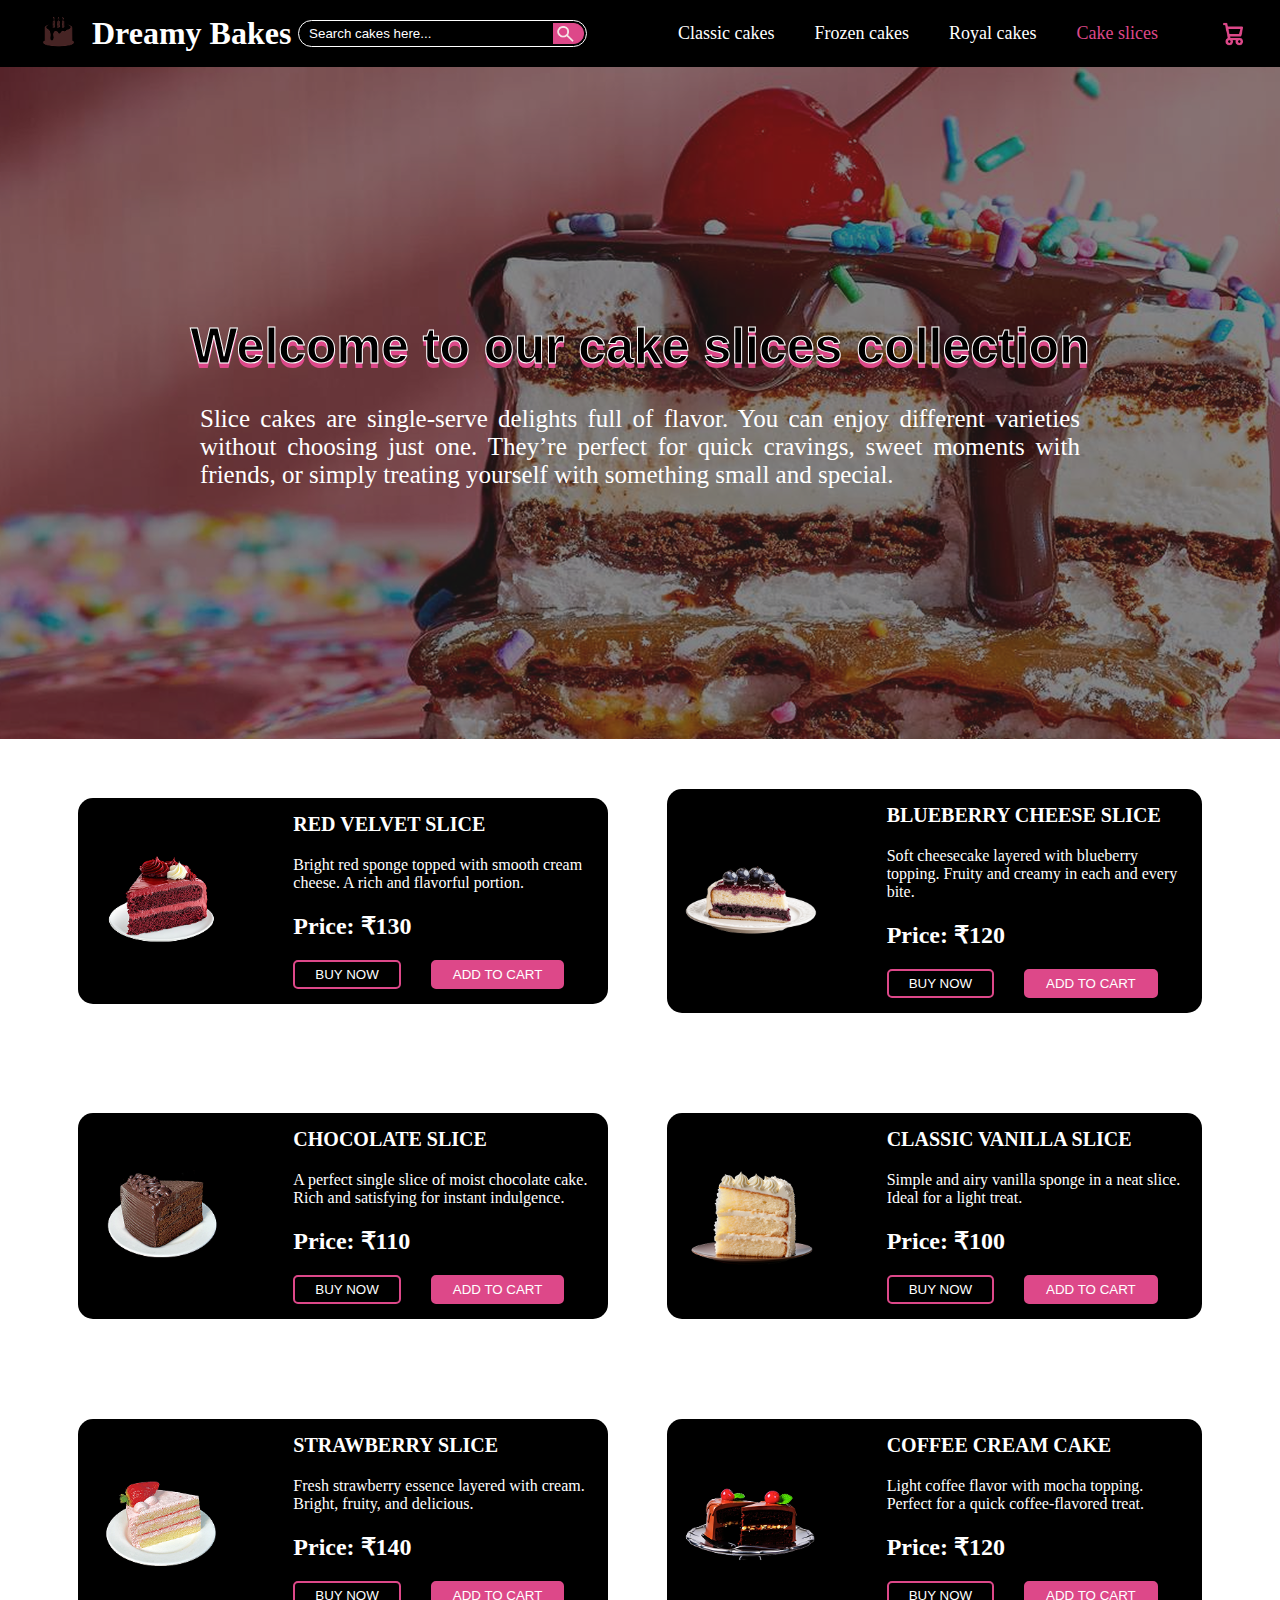
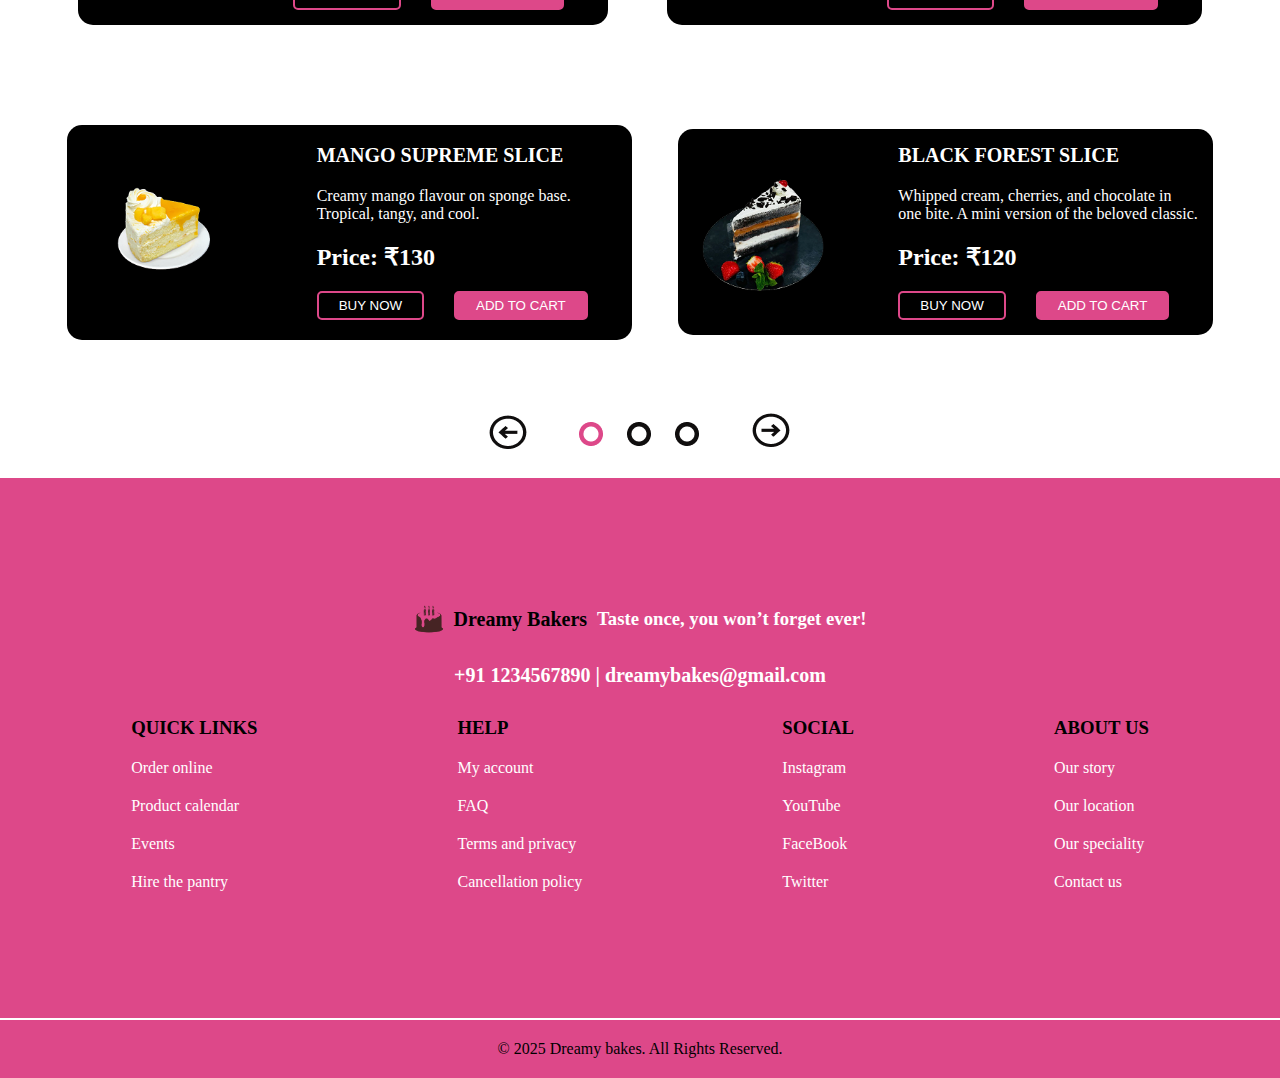
<file: page5.html>
<!DOCTYPE html>
<html lang="en">
<head>
    <meta charset="UTF-8">
    <meta name="viewport" content="width=device-width, initial-scale=1.0">
    <title>Document</title>
    <link rel="stylesheet" href="page5.css">
</head>
<body>
    <nav>
        <div class="container">
            <div class="logo">
                <a href="index.html"><img src="logo.png" alt=""></a>
                <a href="index.html"><h1>Dreamy Bakes</h1></a>
            </div>
            <div class="otherelements">
                <div class="search">
                    <input class="inputtag" type="search" placeholder="Search cakes here..." >
                    <img src="searchicon.png" alt="">
                </div>
                <div class="cakes">
                    <a href="page2.html"><p2>Classic cakes</p2></a>
                    <a href="page3.html"><p2>Frozen cakes</p2></a>
                    <a href="page4.html"><p2>Royal cakes</p2></a>
                    <a href="page5.html"><p1>Cake slices</p1></a>
                </div>
                <img src="cartlogo.png" alt="">
            </div>
        </div>
    </nav>
    <main>
         <section class="firstpage"> 
            <h1>Welcome to our cake slices collection</h1>
            <p>Slice cakes are single-serve delights full of flavor. You can enjoy different varieties without choosing just one. They’re perfect for quick cravings, sweet moments with friends, or simply treating yourself with something small and special.</p>
        </section>
         <section class="secondpage">
            <div class="black1">
                <div class="main">
                    <div class="left">
                        <img src="cake5.1.png" alt="">
                    </div>
                    <div class="right">
                        <h1>RED VELVET SLICE</h1>
                        <p>Bright red sponge topped with smooth cream cheese. A rich and flavorful portion.</p>
                        <div class="pricekg">
                            <h2>Price: ₹130</h2>
                        </div>
                        <div class="buttons">
                            <button class="button1">BUY NOW</button>
                            <button class="button2">ADD TO CART</button>
                        </div>
                    </div>
                </div>
                <div class="main">
                    <div class="left">
                        <img src="cake5.2.png" alt="">
                    </div>
                    <div class="right">
                        <h1>BLUEBERRY CHEESE SLICE</h1>
                        <p>Soft cheesecake layered with blueberry topping. Fruity and creamy in each and every bite.</p>
                        <div class="pricekg">
                            <h2>Price: ₹120</h2>
                        </div>
                        <div class="buttons">
                            <button class="button1">BUY NOW</button>
                            <button class="button2">ADD TO CART</button>
                        </div>
                    </div>
                    
                </div>
            </div>
        </section>
         <section class="secondpage">
            <div class="black1">
                <div class="main">
                    <div class="left">
                        <img src="cake5.3.png" alt="">
                    </div>
                    <div class="right">
                        <h1>CHOCOLATE SLICE</h1>
                        <p>A perfect single slice of moist chocolate cake. Rich and satisfying for instant indulgence.</p>
                        <div class="pricekg">
                            <h2>Price: ₹110</h2>
                        </div>
                        <div class="buttons">
                            <button class="button1">BUY NOW</button>
                            <button class="button2">ADD TO CART</button>
                        </div>
                    </div>
                </div>
                <div class="main">
                    <div class="left">
                        <img src="cake5.4.png" alt="">
                    </div>
                    <div class="right">
                        <h1>CLASSIC VANILLA SLICE</h1>
                        <p> Simple and airy vanilla sponge in a neat slice. Ideal for a light treat.</p>
                        <div class="pricekg">
                            <h2>Price: ₹100</h2>
                        </div>
                        <div class="buttons">
                            <button class="button1">BUY NOW</button>
                            <button class="button2">ADD TO CART</button>
                        </div>
                    </div>
                    
                </div>
            </div>
        </section> <section class="secondpage">
            <div class="black1">
                <div class="main">
                    <div class="left">
                        <img src="cake5.5.png" alt="">
                    </div>
                    <div class="right">
                        <h1>STRAWBERRY SLICE</h1>
                        <p>Fresh strawberry essence layered with cream. Bright, fruity, and delicious.</p>
                        <div class="pricekg">
                            <h2>Price: ₹140</h2>
                        </div>
                        <div class="buttons">
                            <button class="button1">BUY NOW</button>
                            <button class="button2">ADD TO CART</button>
                        </div>
                    </div>
                </div>
                <div class="main">
                    <div class="left">
                        <img src="cake5.6.png" alt="">
                    </div>
                    <div class="right">
                        <h1>COFFEE CREAM CAKE</h1>
                        <p>Light coffee flavor with mocha topping. Perfect for a quick coffee-flavored treat.</p>
                        <div class="pricekg">
                            <h2>Price: ₹120</h2>
                        </div>
                        <div class="buttons">
                            <button class="button1">BUY NOW</button>
                            <button class="button2">ADD TO CART</button>
                        </div>
                    </div>
                    
                </div>
            </div>
        </section> <section class="secondpage">
            <div class="black1">
                <div class="main">
                    <div class="left">
                        <img src="cake5.7.png" alt="">
                    </div>
                    <div class="right">
                        <h1>MANGO SUPREME SLICE</h1>
                        <p>Creamy mango flavour on sponge base. Tropical, tangy, and cool.</p>
                        <div class="pricekg">
                            <h2>Price: ₹130</h2>
                        </div>
                        <div class="buttons">
                            <button class="button1">BUY NOW</button>
                            <button class="button2">ADD TO CART</button>
                        </div>
                    </div>
                </div>
                <div class="main">
                    <div class="left">
                        <img src="cake5.8.png" alt="">
                    </div>
                    <div class="right">
                        <h1>BLACK FOREST SLICE</h1>
                        <p>Whipped cream, cherries, and chocolate in one bite. A mini version of the beloved classic.</p>
                        <div class="pricekg">
                            <h2>Price: ₹120</h2>
                        </div>
                        <div class="buttons">
                            <button class="button1">BUY NOW</button>
                            <button class="button2">ADD TO CART</button>
                        </div>
                    </div>
                    
                </div>
            </div>
        </section>
        <section class="dots">
            <a href="page4.html"><img src="arrowleft.png" alt=""></a>
            <img src="dots1.png" alt="">
            <a href="index.html"><img src="arrowright.png" alt=""></a>
        </section>
        <footer>
                <div class="lineone">
                    <img src="logo.png" alt="">
                    <h2>Dreamy Bakers</h2>
                    <h3>Taste once, you won’t forget ever!</h3>
                </div>
                <h2>+91 1234567890 | dreamybakes@gmail.com</h2>
                <div class="footercontents">
                    <div class="foot">
                        <h3>QUICK LINKS</h3>
                        <p>Order online</p>
                        <p>Product calendar</p>
                        <p>Events</p>
                        <p>Hire the  pantry</p>
                    </div>
                    <div class="foot">
                        <h3>HELP</h3>
                        <p>My account</p>
                        <p>FAQ</p>
                        <p>Terms and privacy</p>
                        <p>Cancellation policy</p>
                    </div>
                    <div class="foot">
                        <h3>SOCIAL</h3>
                        <p>Instagram</p>
                        <p>YouTube</p>
                        <p>FaceBook</p>
                        <p>Twitter</p>
                    </div>
                    <div class="foot">
                        <h3>ABOUT US</h3>
                        <p>Our story</p>
                        <p>Our location</p>
                        <p>Our speciality</p>
                        <p>Contact us</p>
                    </div>
                </div>
        </footer>
        <div class="lastline">
            <p>© 2025 Dreamy bakes. All Rights Reserved.</p>
        </div>
    </main>
</body>
</html>
</file>
<file: index.css>
*{
    margin: 0;
    padding: 0;
}
nav{
    display: flex;
    flex-wrap: wrap;
    align-items: center;
    justify-content: start;
    background-color: black;
    position: sticky;
    top: 0px;
    padding: 15px 0px;
}
.container{
    width: 95%;
    margin-left: auto;
    margin-right: auto; 
    display: flex;
    flex-wrap: wrap;
    align-items: center;
    justify-content: space-between;
}
nav h1{
    color: #DD4889;
}
.cakes a{
    font-size: 18px;
}
.logo{
    display: flex;
    flex-wrap: wrap;
    align-items: center;
    justify-content: center;
    padding: 0px 0px 0px 10px;
}
.logo img{
    width: 65%;
}
a{
    text-decoration: none;
    color: white;
}
.otherelements{
    display: flex;
    flex-wrap: wrap;
    align-items: center;
    justify-content: center;
    gap: 60px;
}
.otherelements img{
    width: 30px;
}
.search{
    display: flex;
    flex-wrap: wrap;
    align-items: center;
    justify-content: center;
}
.inputtag{
    padding-right: 100px;
}
.search img{
    position: relative;
    width: 31px;
    right: 34px;
}
input{
    border: white solid 1px;
    border-radius: 60px;
    background-color: black;
    padding: 5px 10px 5px 10px;
    color: white;
}
input::placeholder{
    color: white;
}
.cakes{
    display: flex;
    flex-wrap: wrap;
    align-items: center;
    justify-content: center;
    color: white;
    gap: 40px;
}
.firstpage{
    background-image: url(page1img.png);
    background-repeat: no-repeat;
    background-size: cover;
    display: flex;
    flex-wrap: wrap;
    align-items: center;
    text-align: center;
    justify-content: center;
    flex-direction: column;
    gap: 30px;
    padding: 250px 0px 250px 0px;
}
.firstpage h1{
    color: white;
    font-size: 50px;
}
.firstpage p{
    color: white;
    font-size: 25px;
}
.firstpage button{
    background-color: #DD4889;
    color: white;
    border: none;
    border-radius: 5px;
    padding: 10px 15px 10px 15px;
}
.secondpage{
    display: flex;
    flex-wrap: wrap;
    align-items: center;
    justify-content: center;
    gap: 100px;
    background-image: url(chocowave.png);
    background-repeat: no-repeat;
    background-size: cover;
    padding: 0px 0px 70px 0px;
}
.rightpara{
    display: flex;
    flex-wrap: wrap;
    align-items: center;
    justify-content: center;
    flex-direction: column;
    gap: 10px;
}
.rightside{
    display: flex;
    flex-wrap: wrap;
    align-items: center;
    justify-content: center;
    flex-direction: column;
    gap: 50px;
}
.rightpara h1{
    color: #DD4889;
    width: 500px;
    font-size: 30px;
}
.rightpara h2{
    color: #DD4889;
    width: 500px;
    font-size: 25px;
}
.rightpara p{
    text-align: justify;
    font-size: 15px;
    width: 500px;
}
.button button{
    background-color: #DD4889;
    color: white;
    border-radius: 5px;
    border: none;
    padding: 10px 15px 10px 15px;
}
.thirdpage{
    background-image: url(page3img.png);
    background-repeat: no-repeat;
    background-size: cover;
}
.heading{
    display: flex;
    flex-wrap: wrap;
    align-items: center;
    justify-content: center;
    flex-direction: column;
    padding: 50px 20px 50px 20px;
}
.heading h1{
    font-size: 50px;
    color: white;
}
.makerone{
    display: flex;
    flex-wrap: wrap;
    align-items: center;
    justify-content: center;
    color: white;
    gap: 200px;
    border-bottom: solid 2px white;
    margin: 0px 100px 0px 100px;
}
.about{
    display: flex;
    flex-wrap: wrap;
    justify-content: start;
    flex-direction: column;
    gap: 30px;
    padding: 50px 20px 100px 20px;
}
.about p{
    width: 400px;
}
.about h1{
    font-size: 30px;
}
.about h2{
    font-size: 18px;
}
.name{
    gap: 0px;
}
.makertwo{
    display: flex;
    flex-wrap: wrap;
    align-items: center;
    justify-content: center;
    color: white;
    gap: 200px;
}
.about2{
    display: flex;
    flex-wrap: wrap;
    justify-content: start;
    flex-direction: column;
    gap: 30px;
    padding: 100px 20px 100px 20px;
}
.about2 p{
    width: 400px;
}
.about2 h1{
    font-size: 30px;
}
.about2 h2{
    font-size: 18px;
}
.name2{
    gap: 0px;
}
.strawberrydrip img{
    width: 100%;
}
.cards{
    display: flex;
    flex-wrap: wrap;
    justify-content: start;
    align-items: center;
    gap: 150px;
    padding: 0px 20px 100px 20px;
}
.card{
    display: flex;
    flex-wrap: wrap;
    flex-direction: column;
    justify-content: start;
    align-items: center;
    gap: 20px;
}
.card p{
    width: 200px;
}
footer{
    display: flex;
    flex-wrap: wrap;
    align-items: center;
    justify-content: center; 
    flex-direction: column;   background-color: black;
    color: white;
    gap: 30px;
    border-bottom: solid white 2px;
    padding: 50px 0px 50px 0px;
}
footer h2{
    font-size: 20px;
    align-items: center;
}
.lineone{
    display: flex;
    flex-wrap: wrap;
    align-items: center;
    justify-content: center;
    gap: 10px;
}
.lineone img{
    width: 30px;
}
.lineone h2{
    color: #DD4889;
}
.footercontents{
    display: flex;
    flex-wrap: wrap;
    align-items: center;
    justify-content: center;
    gap: 200px;
}
.footercontents h3{
    color: #DD4889;
}
.foot{
    display: flex;
    flex-wrap: wrap;
    flex-direction: column;
    justify-content: center;
    align-items: start;
    gap: 20px;
}
.lastline{
    color: #DD4889;
    background-color: black;
    justify-content: center;
    text-align: center;
    padding: 20px 50px 20px 50px;
}

 @media screen and (max-width : 500px) {
    /* .about,.makertwo,.about2,.cards,.card{
        display: block;
    } */
    nav,.container,.logo,.otherelements,.search,.cakes,.firstpage,.rightpara,.rightside,.makerone,.headingfooter,.lineone,.about,.makertwo,.about2,.cards,.card,.footercontents,.foot{
      display: flex;
    }
    .leftimg img{
        width: 100%;
    }
    .otherelements {
        gap: 15px;
    }
    .cakes {
        gap: 10px;
    }
    .firstpage{
        padding: 50px 0px;
    }
    .firstpage h1{
        padding: 0px 0px ;
        font-size: 22px;
    }
    .firstpage p{
        font-size: 12px;
        padding: 0px 20px 0px 20px;
    }
    .secondpage{
        gap: 0px;   
     }
    .secondpage img{
        background-size: cover;
        background-repeat: no-repeat;
    }
    .rightside {
        padding: 20px 20px;
    }
    .rightpara h1, .rightpara h2, .rightpara p {
        font-size:25px;
        width: auto;
    }
    .heading img {
        width: 100%;
    }
    .makerone, .makertwo{
        margin: 0px;
        gap: 20px;
    }
    .about, .about2{
        padding: 0px;
    }
    .man img{
        width: 100%;
        padding-bottom: 50px;
    }
    .woman img{
        padding-bottom: 50px;
    }
    .cards{
        gap: 20px;
        padding: 0px 0px 70px 115px;
    }
    .footercontents {
        gap: 24px;
    }
}

 @media (min-width:700px) and(max-width:880px){

 }
</file>
<file: page2.css>
*{
    margin: 0;
    padding: 0;
}
nav{
    display: flex;
    flex-wrap: wrap;
    align-items: center;
    justify-content: start;
    background-color: black;
    position: sticky;
    top: 0px;
    padding: 15px 0px;
}
.container{
    width: 95%;
    margin-left: auto;
    margin-right: auto; 
    display: flex;
    flex-wrap: wrap;
    align-items: center;
    justify-content: space-between;
}
nav h1{
    color: white;
}
.cakes a{
    font-size: 18px;
}
.logo{
    display: flex;
    flex-wrap: wrap;
    align-items: center;
    justify-content: center;
    padding: 0px 0px 0px 10px;
}
.logo img{
    width: 65%;
}
a{
    text-decoration: none;
}
.otherelements{
    display: flex;
    flex-wrap: wrap;
    align-items: center;
    justify-content: center;
    gap: 60px;
}
.otherelements img{
    width: 30px;
}
.search{
    display: flex;
    flex-wrap: wrap;
    align-items: center;
    justify-content: center;
}
.inputtag{
    padding-right: 100px;
}
.search img{
    position: relative;
    width: 31px;
    right: 34px;
}
input{
    border: white solid 1px;
    border-radius: 60px;
    background-color: black;
    padding: 5px 10px 5px 10px;
}
input::placeholder{
    color: white;
}
.cakes{
    display: flex;
    flex-wrap: wrap;
    align-items: center;
    justify-content: center;
    gap: 40px;
}
.cakes p1{
    color: #DD4889;
}
.cakes p2{
    color: white;
}
.firstpage{
    background-image: url(page2main.png);
    background-repeat: no-repeat;
    background-size: cover;
    display: flex;
    flex-wrap: wrap;
    align-items: center;
    text-align: justify;
    justify-content: center;
    flex-direction: column;
    gap: 30px;
    padding: 250px 0px 250px 0px;
}
.firstpage h1{
    color: #DD4889;
    font-family: 'Franklin Gothic Medium', 'Arial Narrow', Arial, sans-serif;
    -webkit-text-stroke-width: 1px;
    -webkit-text-stroke-color: white;
    text-shadow: 0px 5px black;
    font-size: 50px;
}
.firstpage p{
    color: white;
    font-size: 25px;
    padding: 0px 200px 0px 200px;
}
.secondpage{
    background-color: black;
}
.black1{
    display: flex;
    flex-wrap: wrap;
    align-items: center;
    justify-content: center;
    gap: 80px;
    padding: 50px;
}
.main{
    display: flex;
    flex-wrap: wrap;
    align-items: center;
    justify-content: center;
    gap: 100px;
}
.right{
    display: flex;
    flex-wrap: wrap;
    align-items: center;
    justify-content: center;
    flex-direction: column;
    width: 300px;
    gap: 20px;
    color: white;
}
.right h1{
    font-size: 20px;
}
.right h2{
    font-size: 20px;
}
.right p{
    text-align: justify;
}
.pricekg{
    display: flex;
    flex-wrap: wrap;
    align-items: center;
    justify-content: center;
    gap: 60px;
}
.buttons{
    display: flex;
    flex-wrap: wrap;
    align-items: center;
    justify-content: center;
    gap: 50px;
}
.button1{
    border: #DD4889 solid 3px;
    background-color: black;
    color: white;
    border-radius: 5px;
    padding: 5px 20px 5px 20px;
    font-weight: bolder;
}
.button2{
    border: #DD4889 solid 3px;
    background-color: #DD4889;
    color: white;
    border-radius: 5px;
    padding: 5px 20px 5px 20px;
    font-weight: bolder;
}
.thirdpage{
    background-color: white;
}
.rightw{
    display: flex;
    flex-wrap: wrap;
    align-items: center;
    justify-content: center;
    flex-direction: column;
    width: 300px;
    gap: 20px;
    color: black;
}
.rightw h1{
    font-size: 20px;
}
.rightw h2{
    font-size: 20px;
}
.button1w{
    border: #DD4889 solid 3px;
    background-color: white;
    color: black;
    border-radius: 5px;
    padding: 5px 20px 5px 20px;
    font-weight: bolder;
}
.dots{
    display: flex;
    flex-wrap: wrap;
    align-items: center;
    justify-content: center;
    background-color: white;
    gap: 40px;
    padding-top: 20px;
    padding-bottom: 20px;
}
footer{
    display: flex;
    flex-wrap: wrap;
    align-items: center;
    justify-content: center; 
    flex-direction: column;
    background-color: black;
    height: 60vh;
    color: white;
    gap: 30px;
    border-bottom: solid white 2px;
}
footer h2{
    font-size: 20px;
    align-items: center;
}
.lineone{
    display: flex;
    flex-wrap: wrap;
    align-items: center;
    justify-content: center;
    gap: 10px;
}
.lineone img{
    width: 30px;
}
.lineone h2{
    color: #DD4889;
}
.footercontents{
    display: flex;
    flex-wrap: wrap;
    align-items: center;
    justify-content: center;
    gap: 200px;
}
.footercontents h3{
    color: #DD4889;
}
.foot{
    display: flex;
    flex-wrap: wrap;
    flex-direction: column;
    justify-content: center;
    align-items: start;
    gap: 20px;
}
.lastline{
    color: #DD4889;
    background-color: black;
    justify-content: center;
    text-align: center;
    padding: 20px 50px 20px 50px;
}

@media screen and (max-width : 500px) {
  nav,.container,.logo,.otherelements,.search,.cakes,.firstpage,.black1,.main,.right,.pricekg,.buttons,.rightw,.lineone.dots,.footercontents,.foot,footer{
    display: flex;
 }
 .otherelements {
    gap: 15px;
 }
 .cakes {
    gap: 10px;
 }
 .firstpage{
    padding: 0px;
 }
 .firstpage h1{
    padding: 50px 0px ;
    font-size: 22px;
 }
 .firstpage p{
    font-size: 12px;
    padding: 0px 20px 100px 20px;
 }
 .footercontents {
    gap: 24px;
 }
}
 @media (min-width:700px) and(max-width:880px){

}
</file>
<file: page3.css>
*{
    margin: 0;
    padding: 0;
}
nav{
    display: flex;
    flex-wrap: wrap;
    align-items: center;
    justify-content: start;
    background-color: black;
    position: sticky;
    top: 0px;
    padding: 15px 0px;
}
.container{
    width: 95%;
    margin-left: auto;
    margin-right: auto; 
    display: flex;
    flex-wrap: wrap;
    align-items: center;
    justify-content: space-between;
}
nav h1{
    color: white;
}
.cakes a{
    font-size: 18px;
}
.logo{
    display: flex;
    flex-wrap: wrap;
    align-items: center;
    justify-content: center;
    padding: 0px 0px 0px 10px;
}
.logo img{
    width: 65%;
}
a{
    text-decoration: none;
}
.otherelements{
    display: flex;
    flex-wrap: wrap;
    align-items: center;
    justify-content: center;
    gap: 60px;
}
.otherelements img{
    width: 30px;
}
.search{
    display: flex;
    flex-wrap: wrap;
    align-items: center;
    justify-content: center;
}
.inputtag{
    padding-right: 100px;
}
.search img{
    position: relative;
    width: 31px;
    right: 34px;
}
input{
    border: white solid 1px;
    border-radius: 60px;
    background-color: black;
    padding: 5px 10px 5px 10px;
}
input::placeholder{
    color: white;
}
.cakes{
    display: flex;
    flex-wrap: wrap;
    align-items: center;
    justify-content: center;
    gap: 40px;
}
.cakes p1{
    color: #DD4889;
}
.cakes p2{
    color: white;
}
.firstpage{
    background-image: url(page3main.png);
    background-repeat: no-repeat;
    background-size: cover;
    display: flex;
    flex-wrap: wrap;
    align-items: center;
    text-align: justify;
    justify-content: center;
    flex-direction: column;
    gap: 30px;
    padding: 250px 0px 250px 0px;
}
.firstpage h1{
    color: #DD4889;
    font-family: 'Franklin Gothic Medium', 'Arial Narrow', Arial, sans-serif;
    -webkit-text-stroke-width: 2px;
    -webkit-text-stroke-color: black;
    text-shadow: 0px 5px white;
    font-size: 50px;
}
.firstpage p{
    color: white;
    font-size: 25px;
    padding: 0px 200px 0px 200px;}
.black1{
    display: flex;
    flex-wrap: wrap;
    align-items: center;
    justify-content: space-evenly;
    /* gap: 100px; */
    padding: 50px;
    background-image: url(pink1.png);
}
.black2{
    display: flex;
    flex-wrap: wrap;
    align-items: center;
    justify-content: space-evenly;
    /* gap: 100px; */
    padding: 50px;
    background-image: url(pink2.png);
}
.main{
    display: flex;
    flex-wrap: wrap;
    align-items: center;
    justify-content: center;
    justify-items: center;
    flex-direction: column;
    border: 3px solid black;
    border-radius: 10px;
    padding: 15px 15px;
    margin: 40px 0px;
    gap: 30px;
}
.left img{
    width: 100%;
    height: 200px;
}
.right{
    display: flex;
    flex-wrap: wrap;
    align-items: center;
    justify-content: center;
    flex-direction: column;
    width: 300px;
    gap: 20px;
    color: black;
}
.right h1{
    font-size: 18px;
}
.right p{
    text-align: justify;
}
.pricekg{
    display: flex;
    flex-wrap: wrap;
    align-items: center;
    justify-content: center;
    gap: 80px;
}
.buttons{
    display: flex;
    flex-wrap: wrap;
    align-items: center;
    justify-content: center;
    gap: 40px;
}
.button1{
    border: #DD4889 solid 3px;
    background-color: transparent;
    border-radius: 5px;
    padding: 5px 20px 5px 20px;
    font-weight: bolder;
}
.button2{
    border: #DD4889 solid 3px;
    background-color: #DD4889;
    border-radius: 5px;
    padding: 5px 20px 5px 20px;
    font-weight: bolder;
}
.button3{
    border: white solid 3px;
    background-color: transparent;
    border-radius: 5px;
    padding: 5px 20px 5px 20px;
    font-weight: bolder;
}
.button4{
    border: white solid 3px;
    background-color: white;
    border-radius: 5px;
    padding: 5px 20px 5px 20px;
    font-weight: bolder;
}
.dots{
    display: flex;
    flex-wrap: wrap;
    align-items: center;
    justify-content: center;
    background-color: white;
    gap: 40px;
    padding-top: 20px;
    padding-bottom: 20px;
}
footer{
    display: flex;
    flex-wrap: wrap;
    align-items: center;
    justify-content: center; 
    flex-direction: column;
    background-color: black;
    height: 60vh;
    color: white;
    gap: 30px;
    border-bottom: solid white 2px;
}
footer h2{
    font-size: 20px;
    align-items: center;
}
.lineone{
    display: flex;
    flex-wrap: wrap;
    align-items: center;
    justify-content: center;
    gap: 10px;
}
.lineone img{
    width: 30px;
}
.lineone h2{
    color: #DD4889;
}
.footercontents{
    display: flex;
    flex-wrap: wrap;
    align-items: center;
    justify-content: center;
    gap: 200px;
}
.footercontents h3{
    color: #DD4889;
}
.foot{
    display: flex;
    flex-wrap: wrap;
    flex-direction: column;
    justify-content: center;
    align-items: start;
    gap: 20px;
}
.lastline{
    color: #DD4889;
    background-color: black;
    justify-content: center;
    text-align: center;
    padding: 20px 50px 20px 50px;
}

@media screen and (max-width : 500px) {
  nav,.container,.logo,.otherelements,.search,.cakes,.firstpage,.black1,.black2,.main,.right,.pricekg,.buttons,.dots,footer,.lineone,.footercontents,.foot{
    display: flex;
 }
 .otherelements {
    gap: 15px;
 }
 .cakes {
    gap: 10px;
 }
  .firstpage{
    padding: 0px;
 }
 .firstpage h1{
    padding: 50px 0px ;
    font-size: 22px;
 }
 .firstpage p{
    font-size: 12px;
    padding: 0px 20px 100px 20px;
 }
 .black1{
    gap: 0px;
    padding: 0px;
 }
  .footercontents {
    gap: 24px;
 }
}
 @media (min-width:700px) and(max-width:880px){

}
</file>
<file: page4.css>
*{
    margin: 0;
    padding: 0;
}
nav{
    display: flex;
    flex-wrap: wrap;
    align-items: center;
    justify-content: start;
    background-color: black;
    position: sticky;
    top: 0px;
    padding: 15px 0px;
}
.container{
    width: 95%;
    margin-left: auto;
    margin-right: auto; 
    display: flex;
    flex-wrap: wrap;
    align-items: center;
    justify-content: space-between;
}
nav h1{
    color: white;
}
.cakes a{
    font-size: 18px;
}
.logo{
    display: flex;
    flex-wrap: wrap;
    align-items: center;
    justify-content: center;
    padding: 0px 0px 0px 10px;
}
.logo img{
    width: 65%;
}
a{
    text-decoration: none;
}
.otherelements{
    display: flex;
    flex-wrap: wrap;
    align-items: center;
    justify-content: center;
    gap: 60px;
}
.otherelements img{
    width: 30px;
}
.search{
    display: flex;
    flex-wrap: wrap;
    align-items: center;
    justify-content: center;
}
.inputtag{
    padding-right: 100px;
}
.search img{
    position: relative;
    width: 31px;
    right: 34px;
}
input{
    border: white solid 1px;
    border-radius: 60px;
    background-color: black;
    padding: 5px 10px 5px 10px;
}
input::placeholder{
    color: white;
}
.cakes{
    display: flex;
    flex-wrap: wrap;
    align-items: center;
    justify-content: center;
    gap: 40px;
}
.cakes p1{
    color: #DD4889;
}
.cakes p2{
    color: white;
}
.firstpage{
    background-image: url(page4main.png);
    background-repeat: no-repeat;
    background-size: cover;
    /* height: 110vh; */
    display: flex;
    flex-wrap: wrap;
    align-items: center;
    text-align: justify;
    justify-content: center;
    flex-direction: column;
    gap: 30px;
    padding: 250px 0px 250px 0px;
}
.firstpage h1{
    color: white;
    font-family: 'Franklin Gothic Medium', 'Arial Narrow', Arial, sans-serif;
    -webkit-text-stroke-width: 2px;
    -webkit-text-stroke-color: black;
    text-shadow: 0px 5px #DD4889;
    font-size: 50px;
}
.firstpage p{
    color: white;
    font-size: 25px;
    padding: 0px 200px 0px 200px;
}
.secondpage{
    background-color: black;
    color: white;
}
.black1{
    display: flex;
    flex-wrap: wrap;
    align-items: center;
    justify-content: space-evenly;  
}
.main{
    display: flex;
    flex-wrap: wrap;
    align-items: center;
    justify-content: center; 
    text-align: center;
    flex-direction: column; 
    gap: 30px;
    margin: 80px 0px;
}
.left {
    background-color: rgb(36, 36, 36);
    border-radius: 10px;
}
.right{
    display: flex;
    flex-wrap: wrap;
    align-items: center;
    justify-content: center; 
    flex-direction: column;
    gap: 20px;
}
.right h1{
 color: #DD4889;
}
.right p{
    width: 300px;
}
.pricekg{
    display: flex;
    flex-wrap: wrap;
    align-items: center;
    justify-content: center; 
    flex-direction: column;
    gap: 20px;
}
.buttons button{
    color: white;
    background-color: #DD4889;
    border: none;
    border-radius: 5px;
    padding: 5px 20px 5px 20px;
    font-size: 18px;
}
.dots{
    display: flex;
    flex-wrap: wrap;
    align-items: center;
    justify-content: center;
    background-color: black;
    gap: 40px;
    padding-top: 20px;
    padding-bottom: 20px;
}
footer{
    display: flex;
    flex-wrap: wrap;
    align-items: center;
    justify-content: center; 
    flex-direction: column; 
    background-color: #DD4889;
    height: 60vh;
    color: white;
    gap: 30px;
    border-bottom: solid white 2px;
}
footer h2{
    font-size: 20px;
    align-items: center;
}
.lineone{
    display: flex;
    flex-wrap: wrap;
    align-items: center;
    justify-content: center;
    gap: 10px;
}
.lineone img{
    width: 30px;
}
.lineone h2{
    color: black;
}
.footercontents{
    display: flex;
    flex-wrap: wrap;
    align-items: center;
    justify-content: center;
    gap: 200px;
}
.footercontents h3{
    color: black;
}
.foot{
    display: flex;
    flex-wrap: wrap;
    flex-direction: column;
    justify-content: center;
    align-items: start;
    gap: 20px;
}
.lastline{
    color: black;
    background-color: #DD4889;
    justify-content: center;
    text-align: center;
    padding: 20px 50px 20px 50px;
}

@media screen and (max-width : 500px) {
  nav,.container,.logo,.otherelements,.search,.cakes,.firstpage,.black1,.main,.right,.pricekg,.dots,footer,.lineone,.footercontents,.foot{
    display: flex;
  }
  .otherelements {
    gap: 15px;
 }
 .cakes {
    gap: 10px;
 }
 .firstpage{
    padding: 0px;
 }
 .firstpage h1{
    padding: 50px 0px ;
    font-size: 22px;
 }
 .firstpage p{
    font-size: 12px;
    padding: 0px 20px 100px 20px;
 }
 .footercontents {
    gap: 24px;
 }
}
 @media (min-width:700px) and(max-width:880px){

}
</file>
<file: page5.css>
*{
    margin: 0;
    padding: 0;
}
nav{
    display: flex;
    flex-wrap: wrap;
    align-items: center;
    justify-content: start;
    background-color: black;
    position: sticky;
    top: 0px;
    padding: 15px 0px;
}
.container{
    width: 95%;
    margin-left: auto;
    margin-right: auto; 
    display: flex;
    flex-wrap: wrap;
    align-items: center;
    justify-content: space-between;
}
nav h1{
    color: white;
}
.cakes a{
    font-size: 18px;
}
.logo{
    display: flex;
    flex-wrap: wrap;
    align-items: center;
    justify-content: center;
    padding: 0px 0px 0px 10px;
}
.logo img{
    width: 65%;
}
a{
    text-decoration: none;
}
.otherelements{
    display: flex;
    flex-wrap: wrap;
    align-items: center;
    justify-content: center;
    gap: 60px;
}
.otherelements img{
    width: 30px;
}
.search{
    display: flex;
    flex-wrap: wrap;
    align-items: center;
    justify-content: center;
}
.inputtag{
    padding-right: 100px;
}
.search img{
    position: relative;
    width: 31px;
    right: 34px;
}
input{
    border: white solid 1px;
    border-radius: 60px;
    background-color: black;
    padding: 5px 10px 5px 10px;
}
input::placeholder{
    color: white;
}
.cakes{
    display: flex;
    flex-wrap: wrap;
    align-items: center;
    justify-content: center;
    gap: 40px;
}
.cakes p1{
    color: #DD4889;
}
.cakes p2{
    color: white;
}
.firstpage{
    background-image: url(page5main.png);
    background-repeat: no-repeat;
    background-size: cover;
    display: flex;
    flex-wrap: wrap;
    align-items: center;
    text-align: justify;
    justify-content: center;
    flex-direction: column;
    gap: 30px;
    padding: 250px 0px 250px 0px;
}
.firstpage h1{
    color: black;
    font-family: 'Franklin Gothic Medium', 'Arial Narrow', Arial, sans-serif;
    -webkit-text-stroke-width: 1px;
    -webkit-text-stroke-color: white;
    text-shadow: 0px 5px #DD4889;
    font-size: 50px;
}
.firstpage p{
    color: white;
    font-size: 25px;
    padding: 0px 200px 0px 200px;
}
.secondpage{
    background-color: white;
}
.black1{
    display: flex;
    flex-wrap: wrap;
    align-items: center;
    justify-content: space-evenly;
    gap: 30px;
    padding: 50px;
}
.main{
    display: flex;
    flex-wrap: wrap;
    align-items: center;
    justify-content: center;
    gap: 5px;
    background-color: black;
    border-radius: 15px;
    padding: 15px;
}
.left img{
    width: 70%;
}
.right{
    display: flex;
    flex-wrap: wrap;
    align-items: start;
    /* justify-content: center; */
    flex-direction: column;
    width: 300px;
    gap: 20px;
    color: white;
}
.right h1{
    font-size: 20px;
}
.pricekg{
    display: flex;
    flex-wrap: wrap;
    align-items: center;
    justify-content: center;
    gap: 20px;
}
.buttons{
    display: flex;
    flex-wrap: wrap;
    align-items: center;
    justify-content: center;
    gap: 30px;
}
.button1{
    border: #DD4889 solid 2px;
    background-color: black;
    color: white;
    border-radius: 5px;
    padding: 5px 20px 5px 20px;
}
.button2{
    border: #DD4889 solid 2px;
    background-color: #DD4889;
    color: white;
    border-radius: 5px;
    padding: 5px 20px 5px 20px;
}
.dots{
    display: flex;
    flex-wrap: wrap;
    align-items: center;
    justify-content: center;
    background-color: white;
    gap: 40px;
    padding-top: 20px;
    padding-bottom: 20px;
}
footer{
    display: flex;
    flex-wrap: wrap;
    align-items: center;
    justify-content: center; 
    flex-direction: column; 
    background-color: #DD4889;
    height: 60vh;
    color: white;
    gap: 30px;
    border-bottom: solid white 2px;
}
footer h2{
    font-size: 20px;
    align-items: center;
}
.lineone{
    display: flex;
    flex-wrap: wrap;
    align-items: center;
    justify-content: center;
    gap: 10px;
}
.lineone img{
    width: 30px;
}
.lineone h2{
    color: black;
}
.footercontents{
    display: flex;
    flex-wrap: wrap;
    align-items: center;
    justify-content: center;
    gap: 200px;
}
.footercontents h3{
    color: black;
}
.foot{
    display: flex;
    flex-wrap: wrap;
    flex-direction: column;
    justify-content: center;
    align-items: start;
    gap: 20px;
}
.lastline{
    color: black;
    background-color: #DD4889;
    justify-content: center;
    text-align: center;
    padding: 20px 50px 20px 50px;
}

@media screen and (max-width : 500px) {
 /* nav,.container,.logo,.otherelements,.search,.cakes,.firstpage,.black1,.main,.right,.pricekg,.buttons,.dots,footer,.lineone,.footercontents,.foot{
    display: block;
 } */
  nav,.container,.logo,.otherelements,.search,.cakes,.firstpage,.black1,.main,.right,.pricekg,.buttons,.dots,footer,.lineone,.footercontents,.foot{
    display: flex;
  }
  .otherelements {
    gap: 15px;
 }
 .cakes {
    gap: 10px;
 }
 .firstpage{
    padding: 0px;
 }
 .firstpage h1{
    padding: 50px 0px ;
    font-size: 22px;
 }
 .firstpage p{
    font-size: 12px;
    padding: 0px 20px 100px 20px;
 }
 .black1{
    padding: 40px 40px 0px 40px;
 }
 .footercontents {
    gap: 24px;
 }
}
 @media (min-width:700px) and(max-width:880px){

}
</file>
